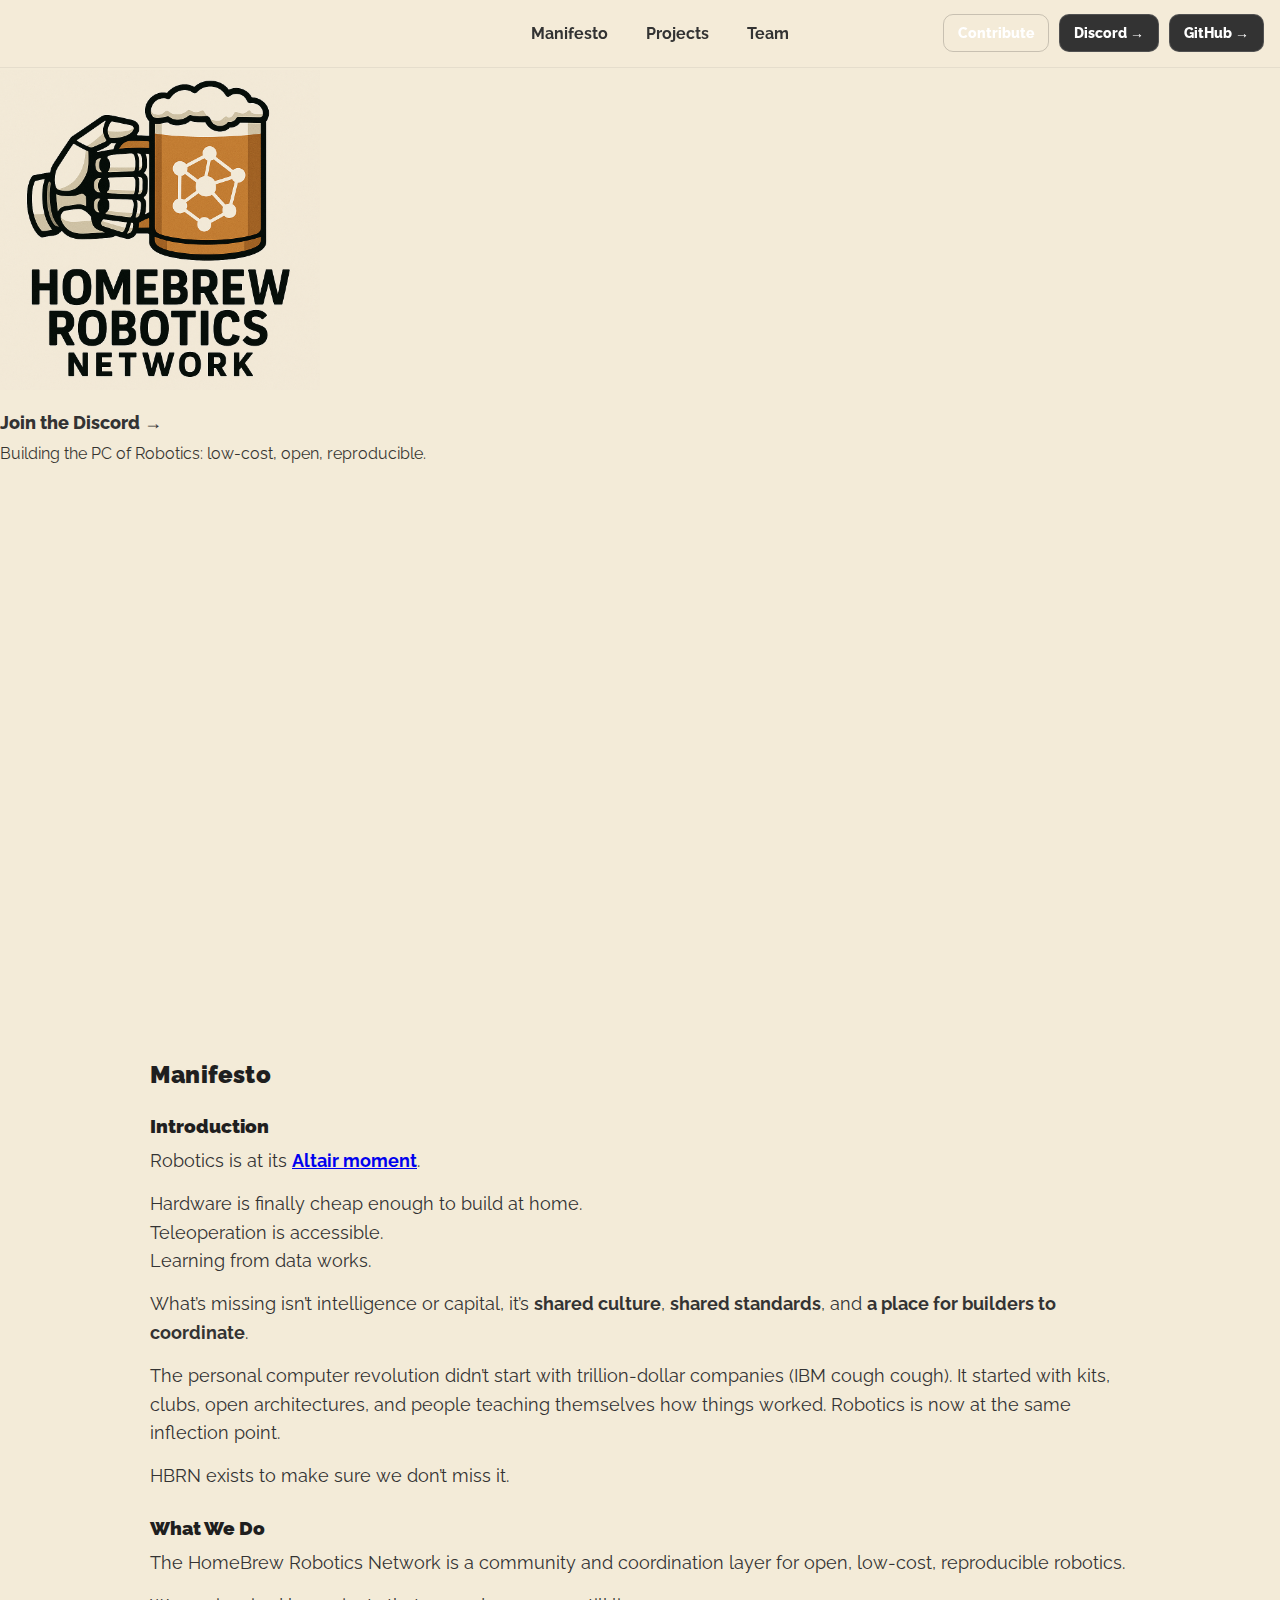
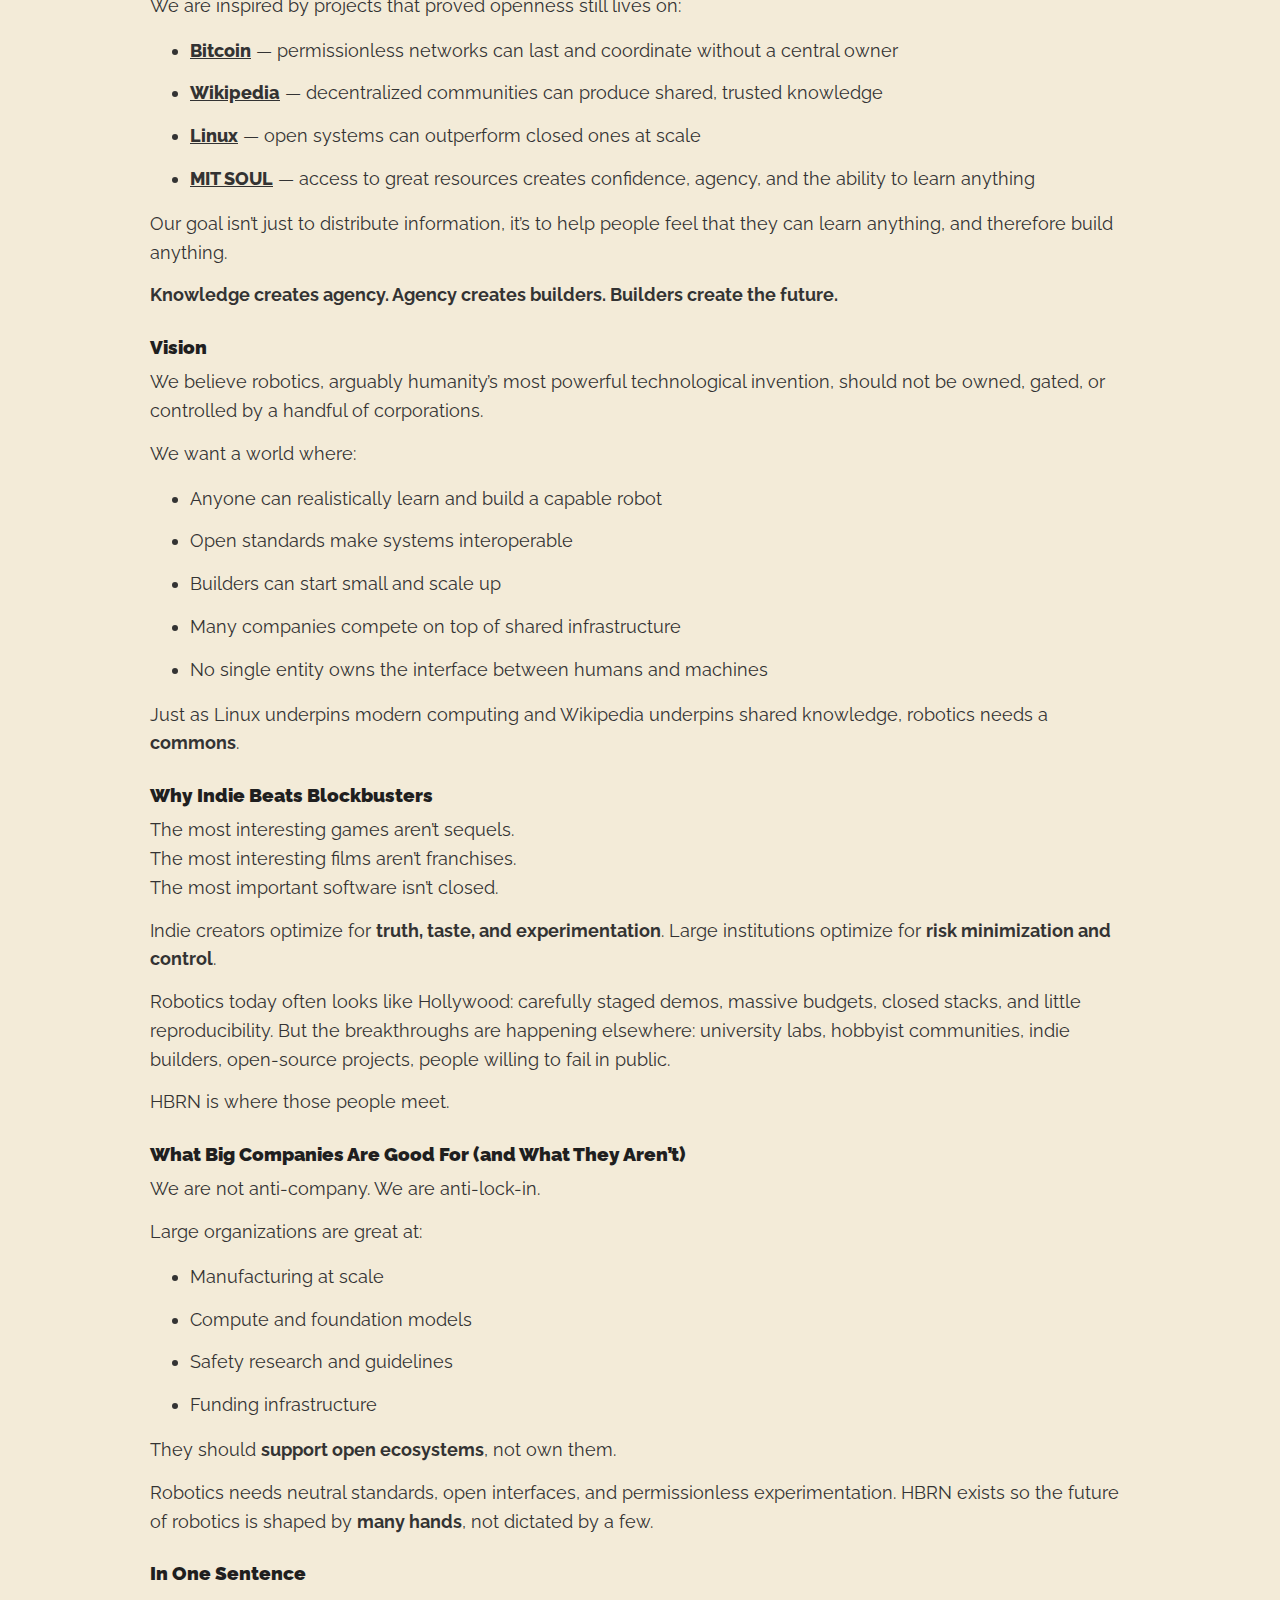
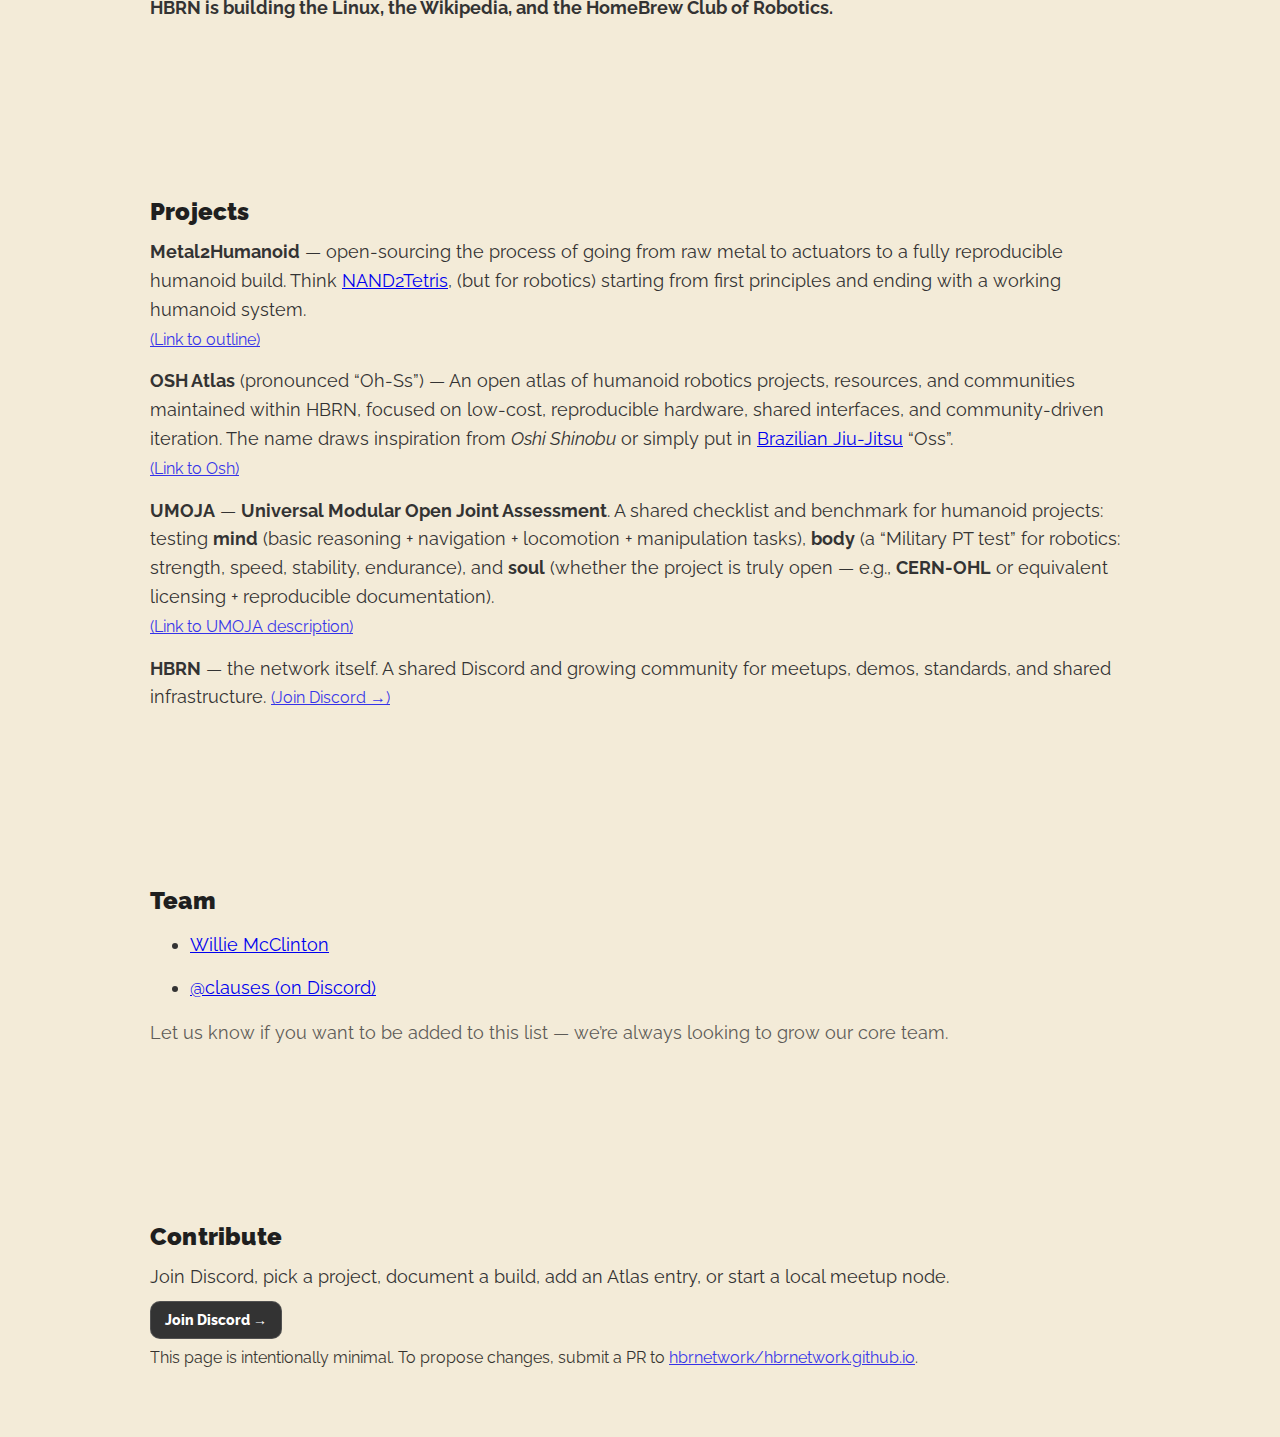
<file: index.html>
<!DOCTYPE html>
<html>
<head>
  <title>Homebrew Robotics Network</title>
  <meta charset="UTF-8">
  <meta name="viewport" content="width=device-width, initial-scale=1">

  <!-- Favicon -->
  <link rel="icon" type="image/png" href="img/icon.png">

  <link rel="stylesheet" href="https://www.w3schools.com/w3css/5/w3.css">
  <link rel="stylesheet" href="https://fonts.googleapis.com/css?family=Raleway">

  <style>
    body, h1, h2, h3, a, button, li {
      font-family: "Raleway", sans-serif;
    }

    body, html {
      height: 100%;
      background-color: #f3ebd8;
      margin: 0;
    }

    /* Top nav bar */
    .topbar {
      position: fixed;
      top: 0;
      left: 0;
      width: 100%;
      padding: 16px 20px;
      display: flex;
      align-items: center;
      justify-content: center;
      gap: 18px;
      z-index: 9999;
      background: rgba(243, 235, 216, 0.85);
      backdrop-filter: blur(6px);
      pointer-events: auto;
      border-bottom: 1px solid rgba(0,0,0,0.06);
    }

    .nav-link {
      font-size: 16px;
      font-weight: 700;
      color: #333;
      text-decoration: none;
      padding: 8px 10px;
      border-radius: 8px;
    }

    .nav-link:hover {
      background: rgba(0,0,0,0.06);
    }

    /* Top-right buttons group */
    .top-right {
      position: fixed;
      top: 14px;
      right: 16px;
      z-index: 10000;
      display: flex;
      gap: 10px;
      pointer-events: auto;
    }

    .top-btn {
      background: #333;
      color: white;
      padding: 10px 14px;
      border-radius: 10px;
      font-size: 14px;
      text-decoration: none;
      font-weight: 800;
      border: 1px solid rgba(255,255,255,0.15);
    }

    .top-btn:hover {
      background: #555;
    }

    .top-btn.secondary {
      background: transparent;
      color: #333;
      border: 1px solid rgba(0,0,0,0.18);
    }

    .top-btn.secondary:hover {
      background: rgba(0,0,0,0.06);
    }

    /* Center hero */
    .center-container {
      height: 100%;
      pointer-events: none;
    }

    .logo-img {
      width: 320px;
      max-width: 82%;
      pointer-events: auto;
    }

    .discord-link {
      margin-top: 18px;
      display: inline-block;
      font-size: 18px;
      color: #333;
      text-decoration: none;
      font-weight: 800;
      pointer-events: auto;
    }

    .discord-link:hover {
      text-decoration: underline;
    }

    /* Sections */
    .section {
      max-width: 980px;
      margin: 0 auto;
      padding: 90px 18px 70px 18px;
    }

    .section h2 {
      font-weight: 900;
      letter-spacing: 0.2px;
      margin: 0 0 12px 0;
      color: #1f1f1f;
    }

    .section h3 {
      font-weight: 900;
      margin: 26px 0 10px 0;
      color: #1f1f1f;
    }

    .section p, .section li {
      color: #333;
      font-size: 18px;
      line-height: 1.6;
      margin: 0 0 14px 0;
    }

    .muted {
      opacity: 0.78;
      font-size: 16px;
    }

    .manifesto-links a {
      color: #333;
      font-weight: 800;
      text-decoration: underline;
    }

    .manifesto-links a:hover {
      opacity: 0.8;
    }

    /* Ensure hero isn't hidden under topbar */
    .hero-spacer {
      height: 70px;
    }

    /* Smooth scrolling */
    html { scroll-behavior: smooth; }

    /* Brand in topbar */
    .brand {
      position: fixed;
      top: 16px;
      left: 16px;
      z-index: 10001;
      font-weight: 900;
      letter-spacing: 0.2px;
      color: #333;
      text-decoration: none;
      padding: 8px 10px;
      border-radius: 10px;
      background: rgba(243, 235, 216, 0.7);
      backdrop-filter: blur(6px);
      border: 1px solid rgba(0,0,0,0.06);
      display: none; /* only show on mobile */
    }

    /* Hamburger button */
    .menu-btn {
      position: fixed;
      top: 16px;
      left: 16px;
      z-index: 10002;
      display: none; /* only show on mobile */
      background: transparent;
      border: 1px solid rgba(0,0,0,0.18);
      border-radius: 10px;
      padding: 10px 12px;
      font-weight: 900;
      color: #333;
      cursor: pointer;
      backdrop-filter: blur(6px);
      background: rgba(243, 235, 216, 0.7);
    }

    .menu-btn:active { transform: translateY(1px); }

    /* Mobile dropdown menu */
    .mobile-menu {
      position: fixed;
      top: 62px;
      left: 16px;
      right: 16px;
      z-index: 10003;
      background: rgba(243, 235, 216, 0.95);
      border: 1px solid rgba(0,0,0,0.10);
      border-radius: 14px;
      padding: 10px;
      display: none;
      box-shadow: 0 10px 30px rgba(0,0,0,0.08);
    }

    .mobile-menu a {
      display: block;
      padding: 12px 12px;
      border-radius: 10px;
      text-decoration: none;
      color: #333;
      font-weight: 800;
    }

    .mobile-menu a:hover {
      background: rgba(0,0,0,0.06);
    }

    .mobile-menu .mobile-actions {
      display: grid;
      grid-template-columns: 1fr;
      gap: 10px;
      margin-top: 10px;
      padding-top: 10px;
      border-top: 1px solid rgba(0,0,0,0.08);
    }

    /* Responsive behavior */
    @media (max-width: 720px) {
      .topbar { display: none; }      /* hide desktop nav */
      .top-right { display: none; }   /* hide desktop buttons */
      .menu-btn { display: inline-block; }  /* show hamburger */
    }

    /* Make sections not hide behind fixed UI on mobile */
    @media (max-width: 720px) {
      .hero-spacer { height: 90px; }
    }

    /* Ensure button text is white everywhere (esp. mobile menu) */
    .top-btn,
    .top-btn:visited,
    .top-btn:active {
      color: #ffffff !important;
    }


  </style>
</head>

<body>

  <!-- Mobile Hamburger -->
<button class="menu-btn" onclick="toggleMenu()" aria-label="Open menu">
  ☰ Menu
</button>

<!-- Mobile Menu -->
<div id="mobileMenu" class="mobile-menu">
  <a href="#manifesto" onclick="closeMenu()">Manifesto</a>
  <a href="#projects" onclick="closeMenu()">Projects</a>
  <a href="#team" onclick="closeMenu()">Team</a>
  <a href="#contribute" onclick="closeMenu()">Contribute</a>

  <div class="mobile-actions">
    <a class="top-btn" href="https://discord.gg/jGWZzaQwqt" >Discord →</a>
    <a class="top-btn" href="https://github.com/hbrnetwork/hbrnetwork.github.io" >GitHub →</a>
  </div>
</div>

<!-- Desktop Top Nav -->
<div class="topbar">
  <a class="nav-link" href="#manifesto">Manifesto</a>
  <a class="nav-link" href="#projects">Projects</a>
  <a class="nav-link" href="#team">Team</a>
</div>

<!-- Desktop Top-right Buttons -->
<div class="top-right">
  <a class="top-btn secondary" href="#contribute">Contribute</a>
  <a class="top-btn" href="https://discord.gg/jGWZzaQwqt" >Discord →</a>
  <a class="top-btn" href="https://github.com/hbrnetwork/hbrnetwork.github.io" >GitHub →</a>
</div>


  <!-- HERO -->
  <div class="hero-spacer"></div>

  <div class="w3-display-container center-container" style="min-height: 70vh;">
    <div class="w3-display-middle w3-center" style="pointer-events: auto;">
      <img src="img/hbrn_logo.png" alt="Homebrew Robotics Network Logo" class="logo-img">
      <br>
      <a href="https://discord.gg/jGWZzaQwqt" class="discord-link" >
        Join the Discord →
      </a>
      <div class="muted" style="margin-top:10px;">
        Building the PC of Robotics: low-cost, open, reproducible.
      </div>
    </div>
  </div>

  <!-- MANIFESTO -->
  <div id="manifesto" class="section">
    <h2>Manifesto</h2>

    <h3>Introduction</h3>
    <p>
      Robotics is at its <b><a href="https://en.wikipedia.org/wiki/Altair_8800" >Altair moment</a></b>.
    </p>
    <p>
      Hardware is finally cheap enough to build at home.<br>
      Teleoperation is accessible.<br>
      Learning from data works.
    </p>
    <p>
      What’s missing isn’t intelligence or capital, it’s <b>shared culture</b>, <b>shared standards</b>,
      and <b>a place for builders to coordinate</b>.
    </p>
    <p>
      The personal computer revolution didn’t start with trillion-dollar companies (IBM cough cough). It started with kits, clubs,
      open architectures, and people teaching themselves how things worked. Robotics is now at the same inflection point.
    </p>
    <p>
      HBRN exists to make sure we don’t miss it.
    </p>

    <h3>What We Do</h3>
    <p>
      The HomeBrew Robotics Network is a community and coordination layer for open, low-cost, reproducible robotics.
    </p>
    <p>
      We are inspired by projects that proved openness still lives on:
    </p>
    <ul class="manifesto-links">
      <li>
        <a href="https://bitcoin.org" >Bitcoin</a> — permissionless networks can last and coordinate without a central owner
      </li>
      <li>
        <a href="https://wikipedia.org" >Wikipedia</a> — decentralized communities can produce shared, trusted knowledge
      </li>
      <li>
        <a href="https://www.kernel.org" >Linux</a> — open systems can outperform closed ones at scale
      </li>
      <li>
        <a href="https://mitsoul.org" >MIT SOUL</a> — access to great resources creates confidence, agency, and the ability to learn anything
      </li>
    </ul>

    <p>
      Our goal isn’t just to distribute information, it’s to help people feel that they can learn anything,
      and therefore build anything.
    </p>
    <p><b>Knowledge creates agency. Agency creates builders. Builders create the future.</b></p>

    <h3>Vision</h3>
    <p>
      We believe robotics, arguably humanity’s most powerful technological invention, should not be owned, gated,
      or controlled by a handful of corporations.
    </p>
    <p>We want a world where:</p>
    <ul>
      <li>Anyone can realistically learn and build a capable robot</li>
      <li>Open standards make systems interoperable</li>
      <li>Builders can start small and scale up</li>
      <li>Many companies compete on top of shared infrastructure</li>
      <li>No single entity owns the interface between humans and machines</li>
    </ul>
    <p>
      Just as Linux underpins modern computing and Wikipedia underpins shared knowledge, robotics needs a <b>commons</b>.
    </p>

    <h3>Why Indie Beats Blockbusters</h3>
    <p>
      The most interesting games aren’t sequels.<br>
      The most interesting films aren’t franchises.<br>
      The most important software isn’t closed.
    </p>
    <p>
      Indie creators optimize for <b>truth, taste, and experimentation</b>.
      Large institutions optimize for <b>risk minimization and control</b>.
    </p>
    <p>
      Robotics today often looks like Hollywood: carefully staged demos, massive budgets, closed stacks, and little reproducibility.
      But the breakthroughs are happening elsewhere: university labs, hobbyist communities, indie builders, open-source projects,
      people willing to fail in public.
    </p>
    <p>
      HBRN is where those people meet.
    </p>

    <h3>What Big Companies Are Good For (and What They Aren’t)</h3>
    <p>
      We are not anti-company. We are anti-lock-in.
    </p>
    <p>Large organizations are great at:</p>
    <ul>
      <li>Manufacturing at scale</li>
      <li>Compute and foundation models</li>
      <li>Safety research and guidelines</li>
      <li>Funding infrastructure</li>
    </ul>
    <p>
      They should <b>support open ecosystems</b>, not own them.
    </p>
    <p>
      Robotics needs neutral standards, open interfaces, and permissionless experimentation.
      HBRN exists so the future of robotics is shaped by <b>many hands</b>, not dictated by a few.
    </p>

    <h3>In One Sentence</h3>
    <p><b>HBRN is building the Linux, the Wikipedia, and the HomeBrew Club of Robotics.</b></p>
  </div>


  <!-- PROJECTS -->
  <div id="projects" class="section">
    <h2>Projects</h2>

    <p>
      <b>Metal2Humanoid</b> — open-sourcing the process of going from raw metal to actuators to a fully reproducible humanoid build.
      Think <a href="https://www.nand2tetris.org/" >NAND2Tetris</a>,
      (but for robotics) starting from first principles and ending with a working humanoid system.
      <br>
      <a href="m2h.html" ><span class="muted">(Link to outline)</span></a>
    </p>

    <p>
      <b>OSH Atlas</b> (pronounced “Oh-Ss”) — An open atlas of humanoid robotics projects, resources, and communities maintained within HBRN, focused on low-cost,
      reproducible hardware, shared interfaces, and community-driven iteration.
      The name draws inspiration from <i>Oshi Shinobu</i> or simply put in <a href="https://en.wikipedia.org/wiki/Brazilian_jiu-jitsu" >Brazilian Jiu-Jitsu</a> “Oss”.
      <br>
      <a href="osh.html" ><span class="muted">(Link to Osh)</span></a>
    </p>

    <p>
      <b>UMOJA</b> — <b>Universal Modular Open Joint Assessment</b>.
      A shared checklist and benchmark for humanoid projects: testing <b>mind</b> (basic reasoning + navigation + locomotion + manipulation tasks),
      <b>body</b> (a “Military PT test” for robotics: strength, speed, stability, endurance),
      and <b>soul</b> (whether the project is truly open — e.g., <b>CERN-OHL</b> or equivalent licensing + reproducible documentation).
      <br>
      <a href="umoja.html" ><span class="muted">(Link to UMOJA description)</span></a>
    </p>

    <p>
      <b>HBRN</b> — the network itself.
      A shared Discord and growing community for meetups, demos, standards,
      and shared infrastructure.
      <span class="muted"><a href="https://discord.gg/jGWZzaQwqt" >(Join Discord →)</a></span>
    </p>
  </div>

  <!-- TEAM -->
  <div id="team" class="section">
    <h2>Team</h2>
    <ul>
      <li>
        <a href="https://wmcclinton.github.io/" >
          Willie McClinton
        </a>
      </li>
      <li>
        <a href="https://discord.com/invite/jGWZzaQwqt" >
          @clauses (on Discord)
        </a>
      </li>
    </ul>
    <p class="muted">
      Let us know if you want to be added to this list — we’re always looking to grow our core team.
    </p>
  </div>


  <!-- CONTRIBUTE -->
  <div id="contribute" class="section">
    <h2>Contribute</h2>
    <p>
      Join Discord, pick a project, document a build, add an Atlas entry, or start a local meetup node.
    </p>
    <p>
      <a class="top-btn" href="https://discord.gg/jGWZzaQwqt" >Join Discord →</a>
    </p>
    <div class="muted" style="margin-top:10px;">
        This page is intentionally minimal. To propose changes, submit a PR to
        <a class="link" href="https://github.com/hbrnetwork/hbrnetwork.github.io" >hbrnetwork/hbrnetwork.github.io</a>.
    </div>
  </div>

  <script>
  function toggleMenu() {
    const menu = document.getElementById("mobileMenu");
    menu.style.display = (menu.style.display === "block") ? "none" : "block";
  }

  function closeMenu() {
    const menu = document.getElementById("mobileMenu");
    menu.style.display = "none";
  }

  // Close menu if you tap outside it
  document.addEventListener("click", function(e) {
    const menu = document.getElementById("mobileMenu");
    const btn = document.querySelector(".menu-btn");
    if (!menu || !btn) return;

    const clickedInsideMenu = menu.contains(e.target);
    const clickedButton = btn.contains(e.target);

    if (!clickedInsideMenu && !clickedButton) {
      menu.style.display = "none";
    }
  });
</script>

</body>
</html>
</file>
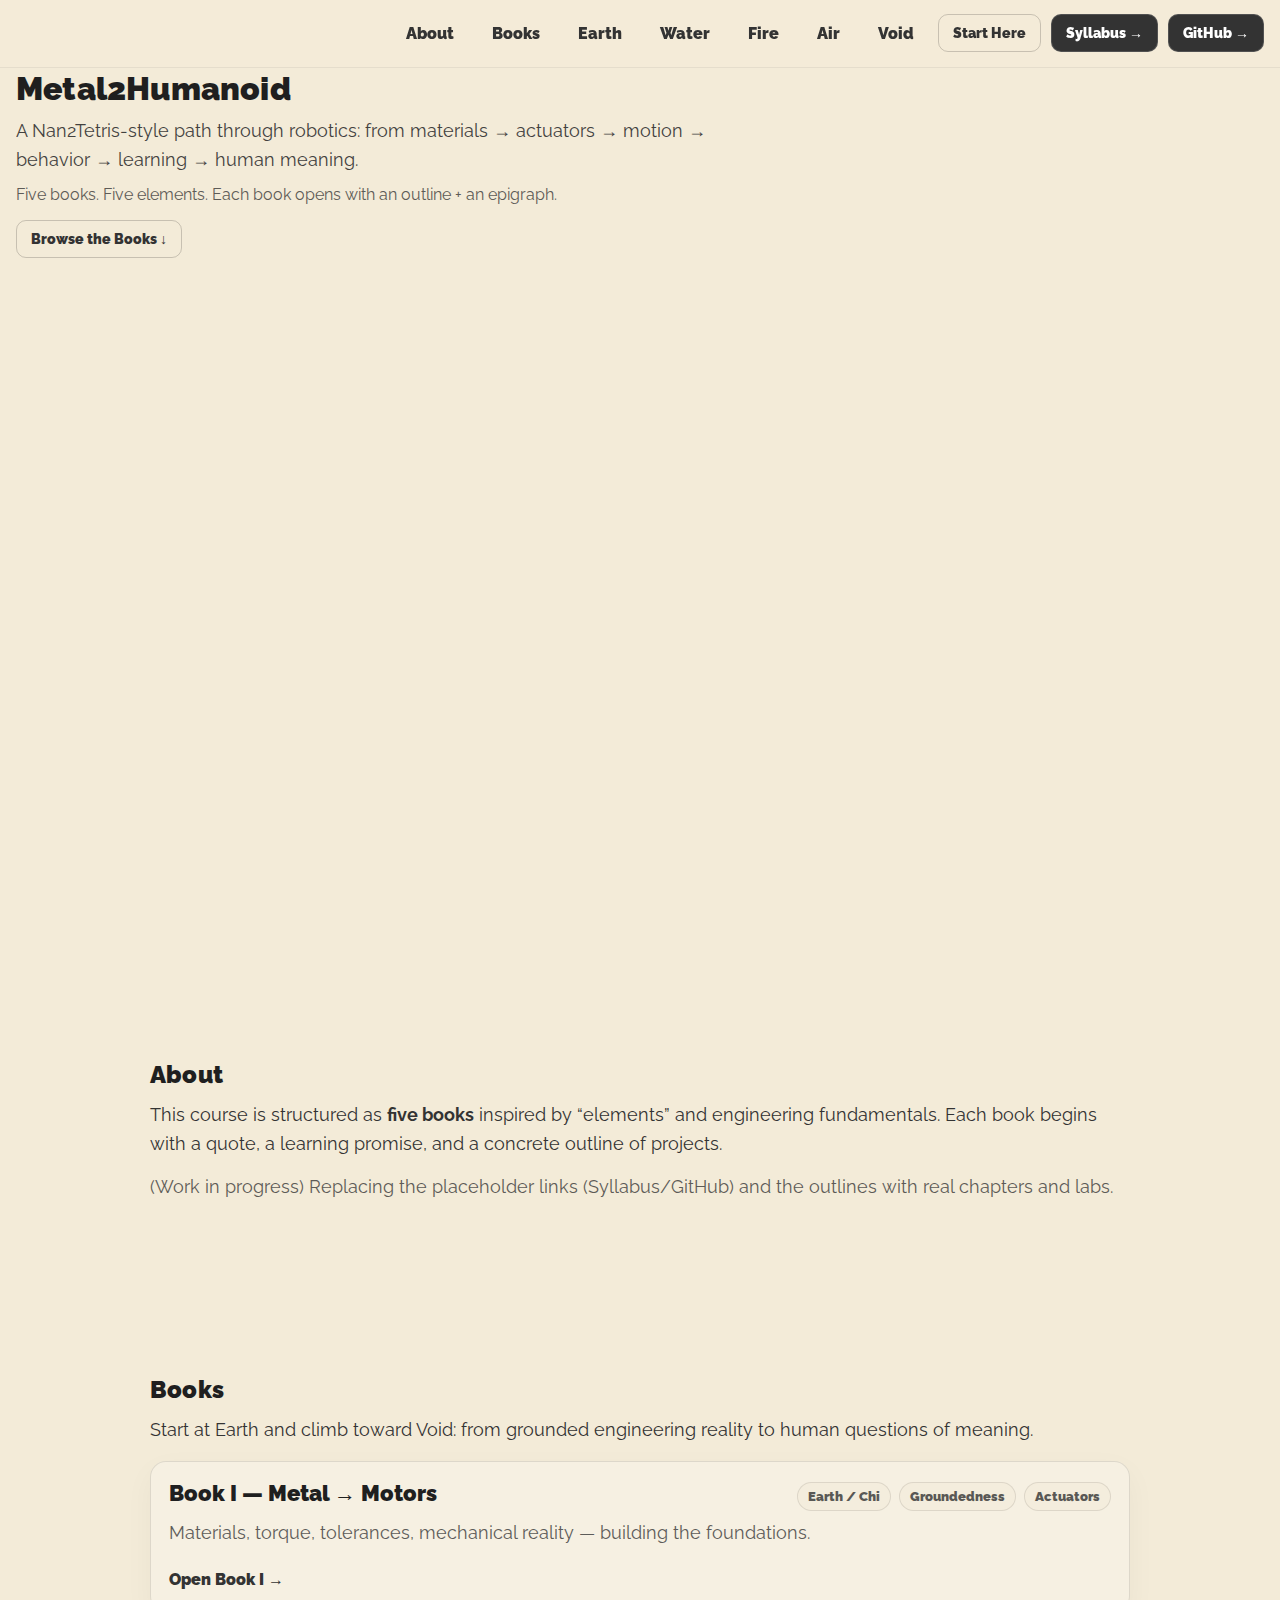
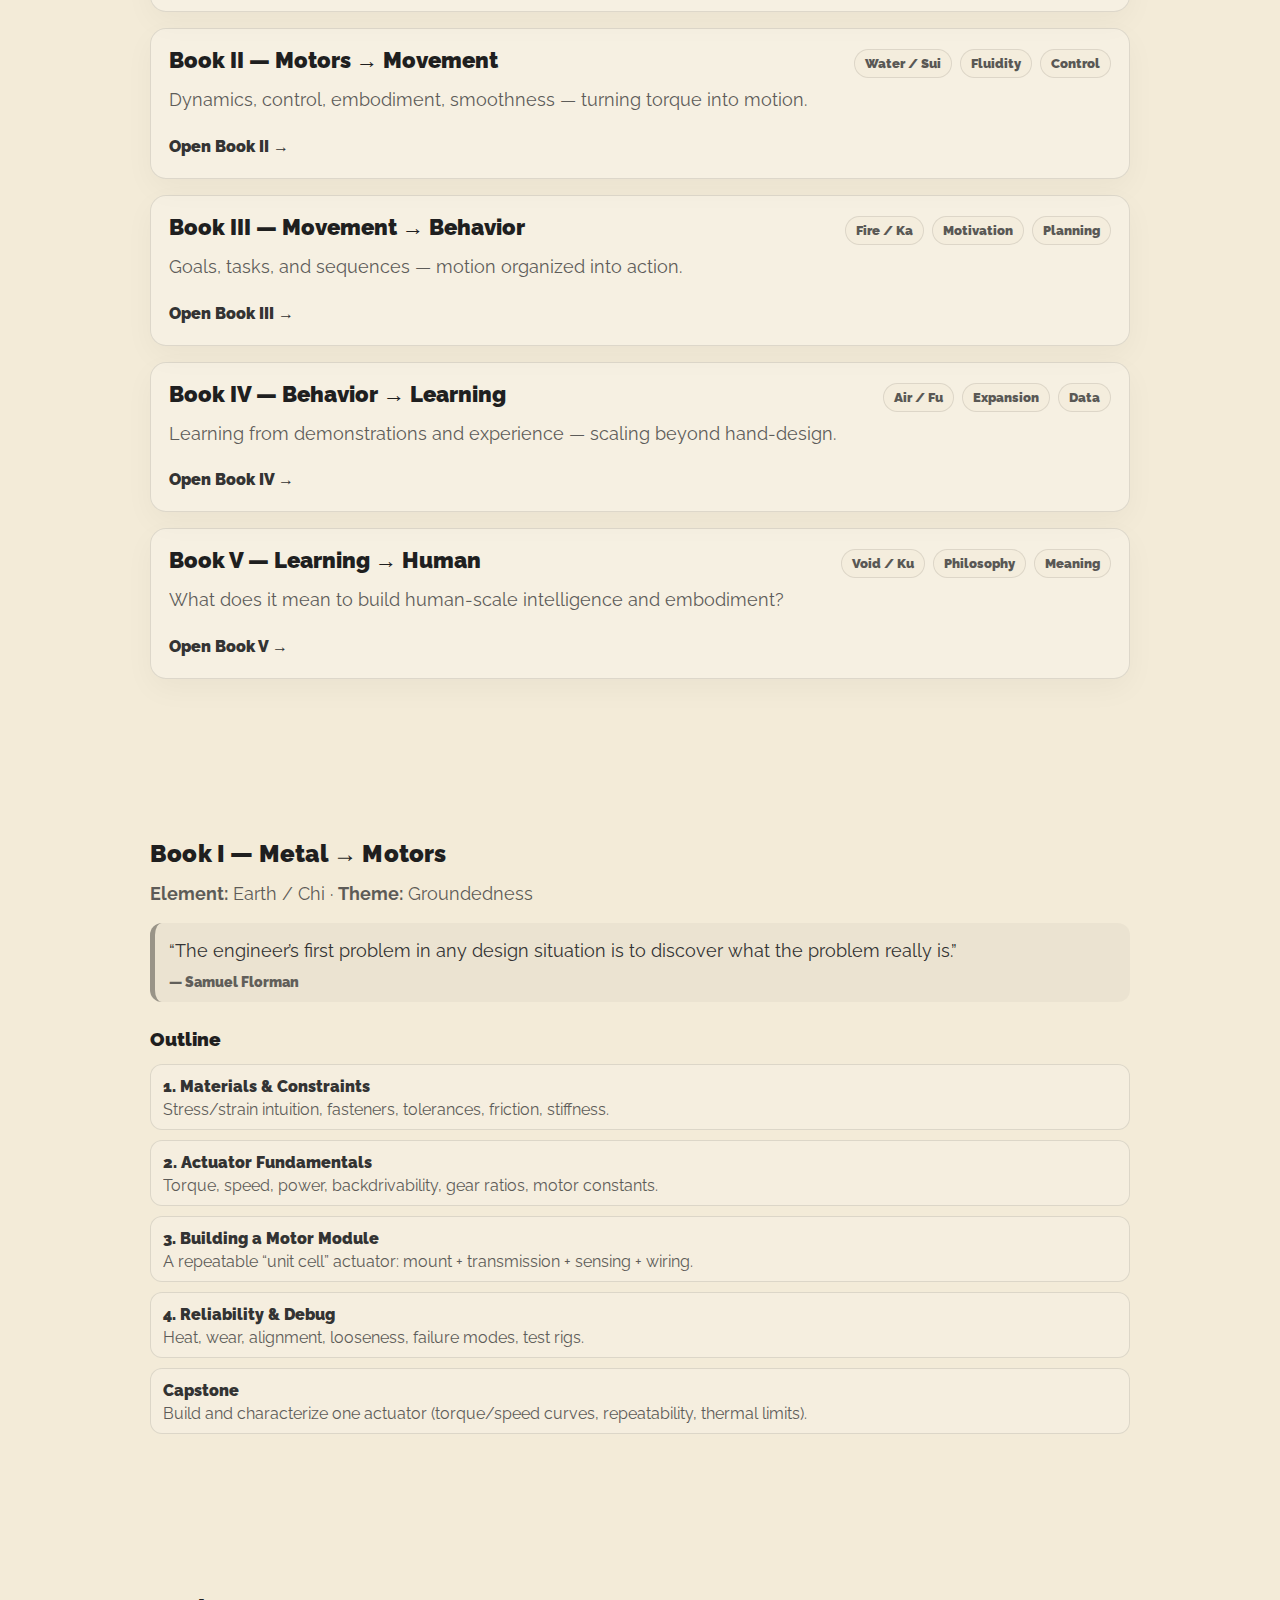
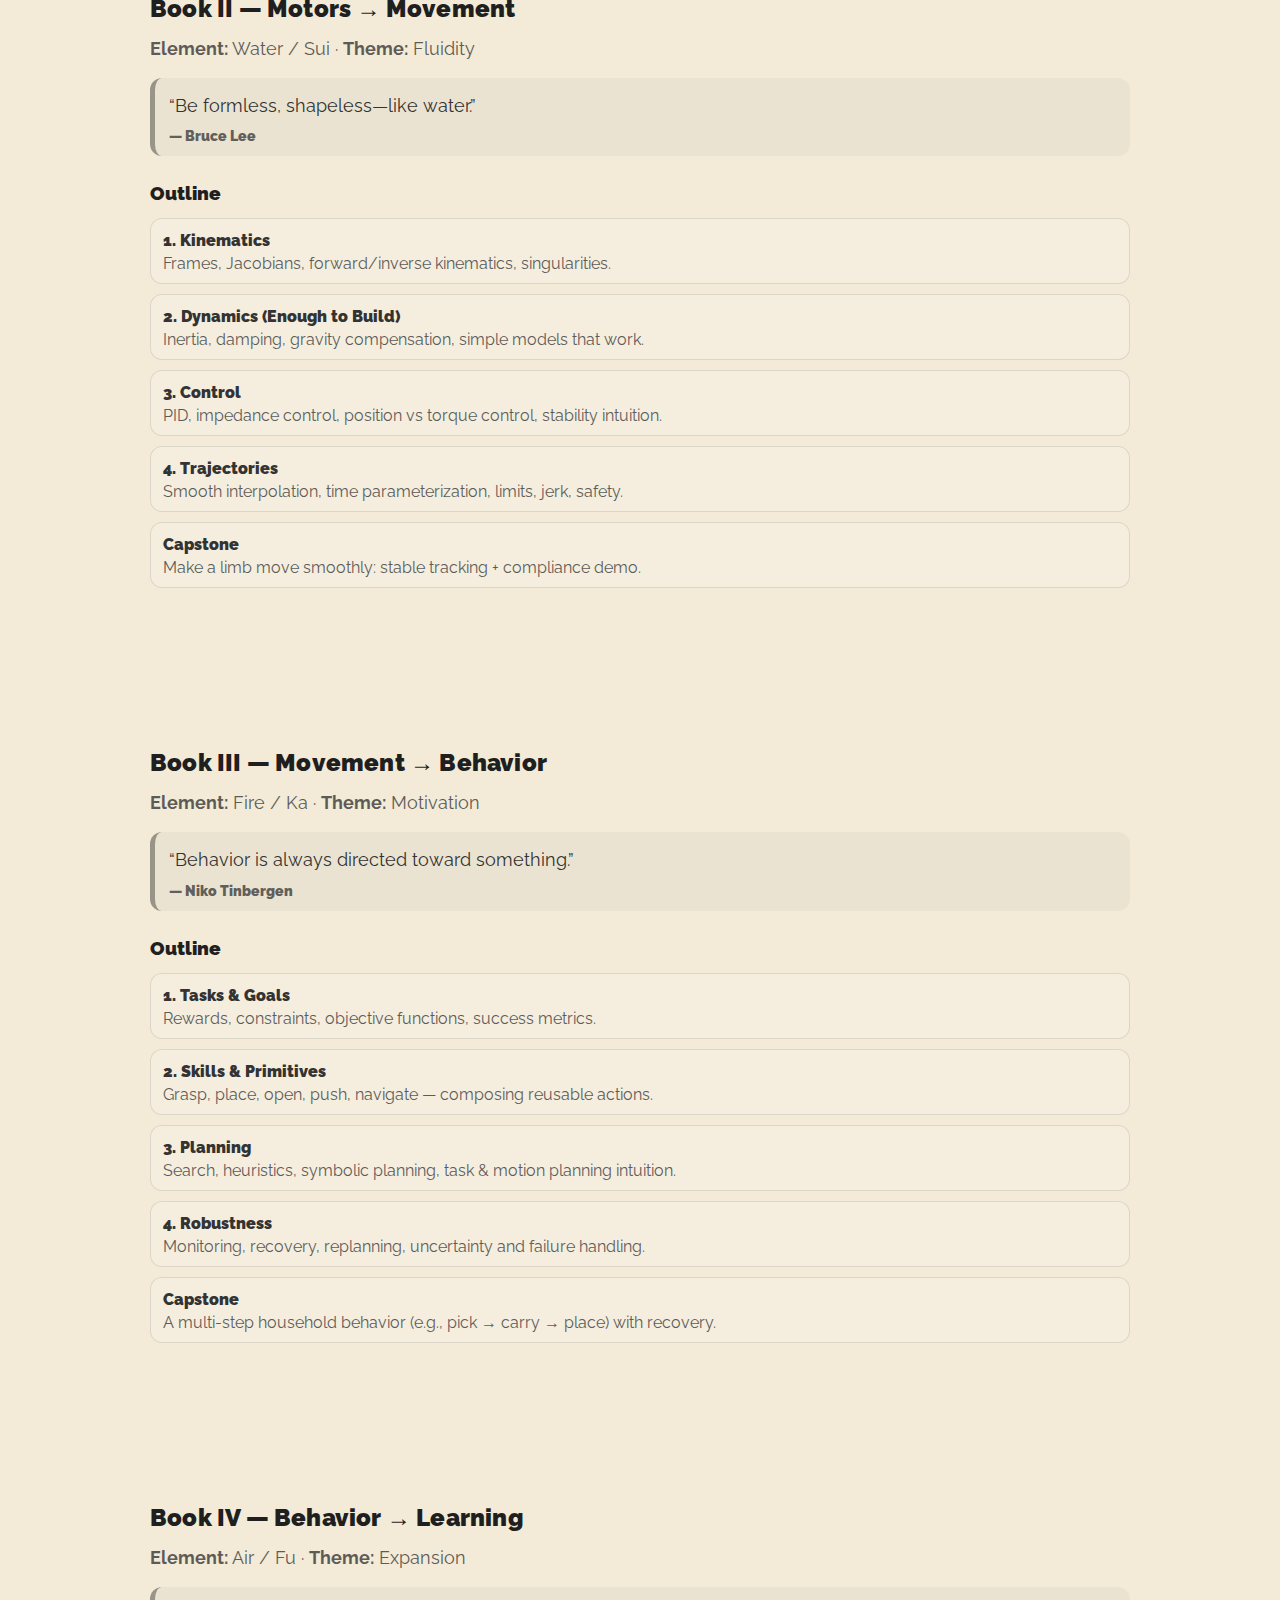
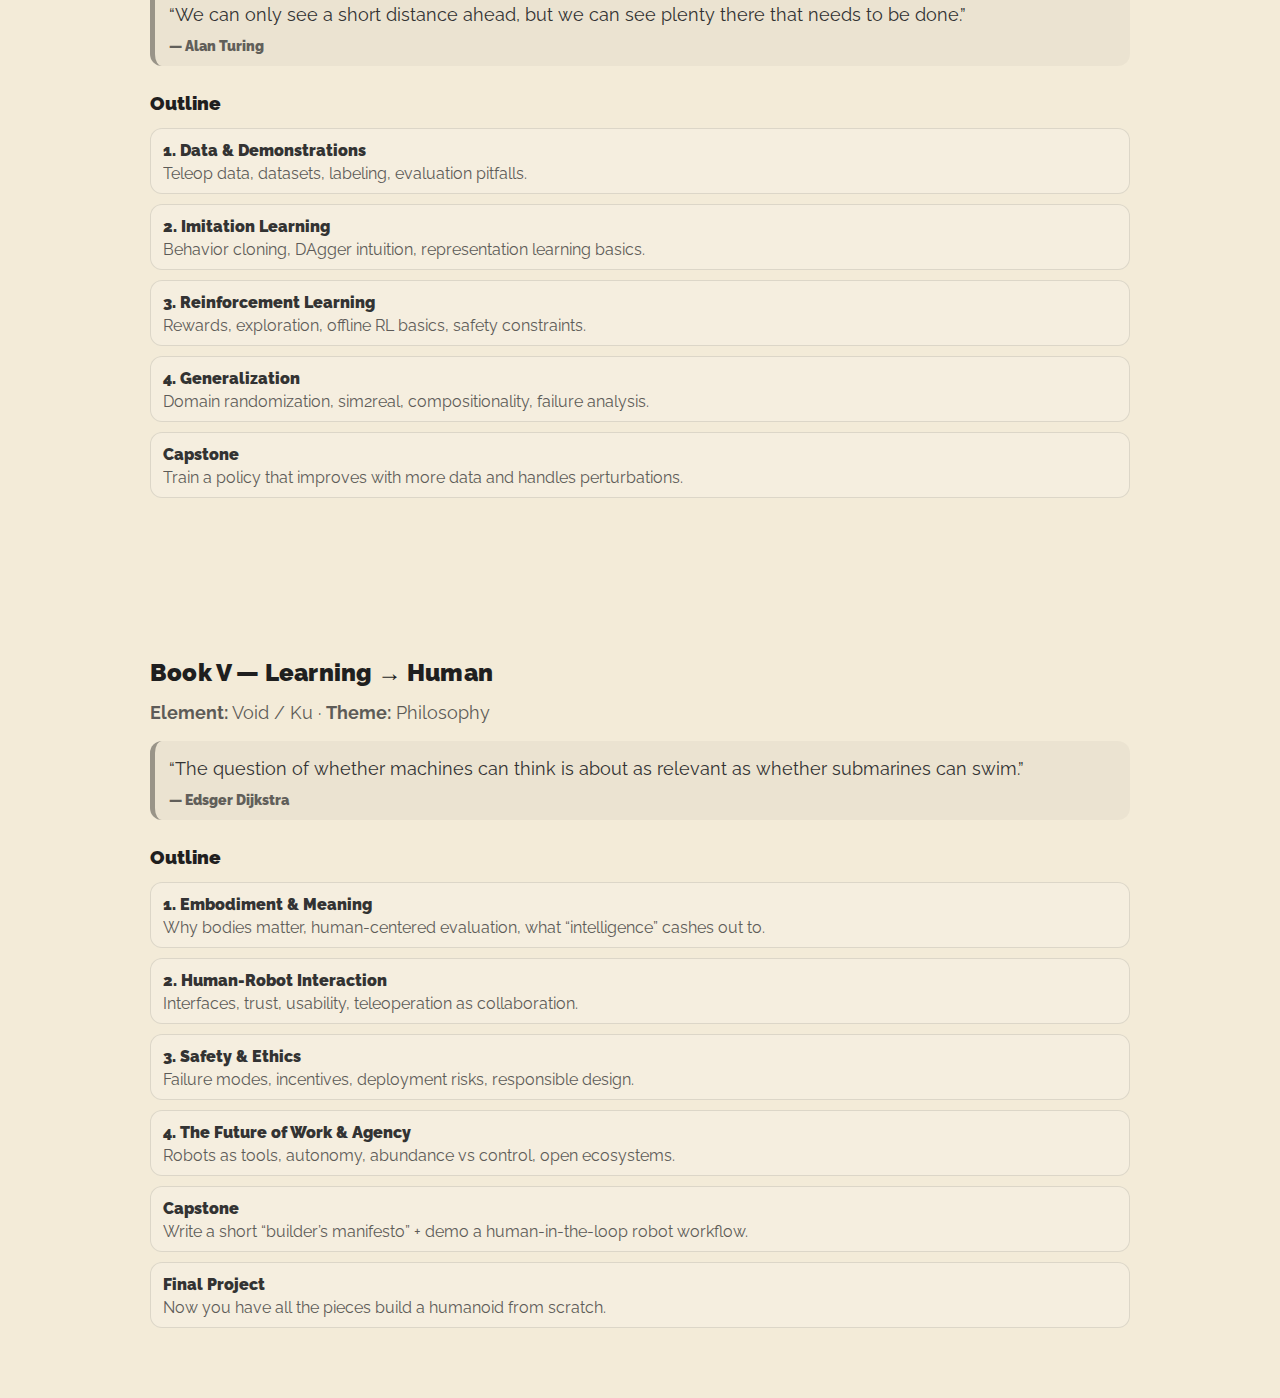
<file: m2h.html>
<!DOCTYPE html>
<html>
<head>
  <title>Metal2Humanoid — A Nan2Tetris-style Robotics Course</title>
  <meta charset="UTF-8">
  <meta name="viewport" content="width=device-width, initial-scale=1">

  <!-- Favicon (optional) -->
  <link rel="icon" type="image/png" href="icon.png">

  <link rel="stylesheet" href="https://www.w3schools.com/w3css/5/w3.css">
  <link rel="stylesheet" href="https://fonts.googleapis.com/css?family=Raleway">

  <style>
    body, h1, h2, h3, a, button, li {
      font-family: "Raleway", sans-serif;
    }

    body, html {
      height: 100%;
      background-color: #f3ebd8;
      margin: 0;
      color: #333;
    }

    /* Top nav bar (desktop) */
    .topbar {
      position: fixed;
      top: 0;
      left: 0;
      width: 100%;
      padding: 16px 20px;
      display: flex;
      align-items: center;
      justify-content: center;
      gap: 18px;
      z-index: 9999;
      background: rgba(243, 235, 216, 0.85);
      backdrop-filter: blur(6px);
      pointer-events: auto;
      border-bottom: 1px solid rgba(0,0,0,0.06);
    }

    .nav-link {
      font-size: 16px;
      font-weight: 900;
      color: #333;
      text-decoration: none;
      padding: 8px 10px;
      border-radius: 8px;
    }

    .nav-link:hover {
      background: rgba(0,0,0,0.06);
    }

    /* Top-right buttons group (desktop) */
    .top-right {
      position: fixed;
      top: 14px;
      right: 16px;
      z-index: 10000;
      display: flex;
      gap: 10px;
      pointer-events: auto;
    }

    .top-btn {
      background: #333;
      color: white;
      padding: 10px 14px;
      border-radius: 10px;
      font-size: 14px;
      text-decoration: none;
      font-weight: 900;
      border: 1px solid rgba(255,255,255,0.15);
      display: inline-block;
    }

    .top-btn:hover {
      background: #555;
    }

    .top-btn.secondary {
      background: transparent;
      color: #333;
      border: 1px solid rgba(0,0,0,0.18);
    }

    .top-btn.secondary:hover {
      background: rgba(0,0,0,0.06);
    }

    /* Make sure button text stays white */
    .top-btn, .top-btn:visited, .top-btn:active { color: #ffffff !important; }
    .top-btn.secondary, .top-btn.secondary:visited, .top-btn.secondary:active { color: #333 !important; }

    /* Mobile hamburger */
    .menu-btn {
      position: fixed;
      top: 16px;
      left: 16px;
      z-index: 10002;
      display: none;
      background: transparent;
      border: 1px solid rgba(0,0,0,0.18);
      border-radius: 10px;
      padding: 10px 12px;
      font-weight: 900;
      color: #333;
      cursor: pointer;
      backdrop-filter: blur(6px);
      background: rgba(243, 235, 216, 0.7);
    }

    .menu-btn:active { transform: translateY(1px); }

    /* Mobile dropdown menu */
    .mobile-menu {
      position: fixed;
      top: 62px;
      left: 16px;
      right: 16px;
      z-index: 10003;
      background: rgba(243, 235, 216, 0.95);
      border: 1px solid rgba(0,0,0,0.10);
      border-radius: 14px;
      padding: 10px;
      display: none;
      box-shadow: 0 10px 30px rgba(0,0,0,0.08);
    }

    .mobile-menu a {
      display: block;
      padding: 12px 12px;
      border-radius: 10px;
      text-decoration: none;
      color: #333;
      font-weight: 900;
    }

    .mobile-menu a:hover {
      background: rgba(0,0,0,0.06);
    }

    .mobile-menu .mobile-actions {
      display: grid;
      grid-template-columns: 1fr;
      gap: 10px;
      margin-top: 10px;
      padding-top: 10px;
      border-top: 1px solid rgba(0,0,0,0.08);
    }

    /* Hero */
    .hero-spacer { height: 70px; }
    .center-container { height: 100%; pointer-events: none; }

    .hero-title {
      font-weight: 900;
      letter-spacing: 0.2px;
      margin: 0 0 10px 0;
      color: #1f1f1f;
    }

    .hero-subtitle {
      font-size: 18px;
      line-height: 1.6;
      margin: 0;
      max-width: 760px;
      opacity: 0.92;
    }

    .muted {
      opacity: 0.78;
      font-size: 16px;
    }

    /* Sections */
    .section {
      max-width: 980px;
      margin: 0 auto;
      padding: 90px 18px 70px 18px;
    }

    .section h2 {
      font-weight: 900;
      letter-spacing: 0.2px;
      margin: 0 0 12px 0;
      color: #1f1f1f;
    }

    .section h3 {
      font-weight: 900;
      margin: 26px 0 10px 0;
      color: #1f1f1f;
    }

    .section p, .section li {
      color: #333;
      font-size: 18px;
      line-height: 1.6;
      margin: 0 0 14px 0;
    }

    /* Book cards */
    .book-card {
      border: 1px solid rgba(0,0,0,0.10);
      border-radius: 16px;
      padding: 18px 18px 14px 18px;
      background: rgba(255,255,255,0.25);
      box-shadow: 0 10px 30px rgba(0,0,0,0.04);
      margin-top: 16px;
    }

    .book-top {
      display: flex;
      flex-wrap: wrap;
      gap: 10px 12px;
      align-items: baseline;
      justify-content: space-between;
    }

    .book-title {
      font-size: 22px;
      font-weight: 900;
      margin: 0;
      color: #1f1f1f;
    }

    .book-meta {
      font-size: 14px;
      font-weight: 900;
      opacity: 0.8;
      display: inline-flex;
      gap: 8px;
      align-items: center;
      margin: 0;
      white-space: nowrap;
    }

    .pill {
      display: inline-block;
      padding: 6px 10px;
      border-radius: 999px;
      border: 1px solid rgba(0,0,0,0.12);
      background: rgba(243, 235, 216, 0.6);
      font-size: 13px;
      font-weight: 900;
    }

    .quote {
      margin-top: 12px;
      padding: 14px 14px 12px 14px;
      border-left: 5px solid rgba(0,0,0,0.35);
      background: rgba(0,0,0,0.03);
      border-radius: 12px;
    }

    .quote p {
      margin: 0;
      font-size: 18px;
      line-height: 1.6;
    }

    .quote .attribution {
      margin-top: 8px;
      font-size: 14px;
      font-weight: 900;
      opacity: 0.75;
    }

    .outline {
      margin-top: 14px;
      display: grid;
      gap: 10px;
    }

    .outline-item {
      border-radius: 12px;
      border: 1px solid rgba(0,0,0,0.10);
      background: rgba(255,255,255,0.18);
      padding: 12px 12px 10px 12px;
    }

    .outline-item b {
      font-weight: 900;
    }

    .outline-item .muted {
      display: block;
      margin-top: 4px;
    }

    /* Smooth scrolling */
    html { scroll-behavior: smooth; }

    /* Responsive behavior */
    @media (max-width: 720px) {
      .topbar { display: none; }
      .top-right { display: none; }
      .menu-btn { display: inline-block; }
      .hero-spacer { height: 90px; }
    }
  </style>
</head>

<body>

  <!-- Mobile Hamburger -->
  <button class="menu-btn" onclick="toggleMenu()" aria-label="Open menu">☰ Menu</button>

  <!-- Mobile Menu -->
  <div id="mobileMenu" class="mobile-menu">
    <a href="#about" onclick="closeMenu()">About</a>
    <a href="#books" onclick="closeMenu()">Books</a>
    <a href="#book1" onclick="closeMenu()">Book I — Earth</a>
    <a href="#book2" onclick="closeMenu()">Book II — Water</a>
    <a href="#book3" onclick="closeMenu()">Book III — Fire</a>
    <a href="#book4" onclick="closeMenu()">Book IV — Air</a>
    <a href="#book5" onclick="closeMenu()">Book V — Void</a>

    <div class="mobile-actions">
      <a class="top-btn" href="#" target="_blank" rel="noopener">Syllabus →</a>
      <a class="top-btn" href="#" target="_blank" rel="noopener">GitHub →</a>
    </div>
  </div>

  <!-- Desktop Top Nav -->
  <div class="topbar">
    <a class="nav-link" href="#about">About</a>
    <a class="nav-link" href="#books">Books</a>
    <a class="nav-link" href="#book1">Earth</a>
    <a class="nav-link" href="#book2">Water</a>
    <a class="nav-link" href="#book3">Fire</a>
    <a class="nav-link" href="#book4">Air</a>
    <a class="nav-link" href="#book5">Void</a>
  </div>

  <!-- Desktop Top-right Buttons -->
  <div class="top-right">
    <a class="top-btn secondary" href="#books">Start Here</a>
    <a class="top-btn" href="#" target="_blank" rel="noopener">Syllabus →</a>
    <a class="top-btn" href="#" target="_blank" rel="noopener">GitHub →</a>
  </div>

  <!-- HERO -->
  <div class="hero-spacer"></div>

  <div class="w3-display-container center-container" style="min-height: 70vh;">
    <div class="w3-display-middle w3-center" style="pointer-events: auto; padding: 0 16px;">
      <h1 class="hero-title">Metal2Humanoid</h1>
      <p class="hero-subtitle">
        A Nan2Tetris-style path through robotics: from materials → actuators → motion → behavior → learning → human meaning.
      </p>
      <div class="muted" style="margin-top:10px;">
        Five books. Five elements. Each book opens with an outline + an epigraph.
      </div>
      <div style="margin-top:16px;">
        <a class="top-btn secondary" href="#books">Browse the Books ↓</a>
      </div>
    </div>
  </div>

  <!-- ABOUT -->
  <div id="about" class="section">
    <h2>About</h2>
    <p>
      This course is structured as <b>five books</b> inspired by “elements” and engineering fundamentals.
      Each book begins with a quote, a learning promise, and a concrete outline of projects.
    </p>
    <p class="muted">
      (Work in progress) Replacing the placeholder links (Syllabus/GitHub) and the outlines with real chapters and labs.
    </p>
  </div>

  <!-- BOOKS OVERVIEW -->
  <div id="books" class="section">
    <h2>Books</h2>
    <p>
      Start at Earth and climb toward Void: from grounded engineering reality to human questions of meaning.
    </p>

    <div class="book-card">
      <div class="book-top">
        <h3 class="book-title" style="margin:0;">Book I — Metal → Motors</h3>
        <div class="book-meta">
          <span class="pill">Earth / Chi</span>
          <span class="pill">Groundedness</span>
          <span class="pill">Actuators</span>
        </div>
      </div>
      <p class="muted" style="margin-top:8px;">
        Materials, torque, tolerances, mechanical reality — building the foundations.
      </p>
      <a class="nav-link" href="#book1" style="display:inline-block; padding-left:0;">Open Book I →</a>
    </div>

    <div class="book-card">
      <div class="book-top">
        <h3 class="book-title" style="margin:0;">Book II — Motors → Movement</h3>
        <div class="book-meta">
          <span class="pill">Water / Sui</span>
          <span class="pill">Fluidity</span>
          <span class="pill">Control</span>
        </div>
      </div>
      <p class="muted" style="margin-top:8px;">
        Dynamics, control, embodiment, smoothness — turning torque into motion.
      </p>
      <a class="nav-link" href="#book2" style="display:inline-block; padding-left:0;">Open Book II →</a>
    </div>

    <div class="book-card">
      <div class="book-top">
        <h3 class="book-title" style="margin:0;">Book III — Movement → Behavior</h3>
        <div class="book-meta">
          <span class="pill">Fire / Ka</span>
          <span class="pill">Motivation</span>
          <span class="pill">Planning</span>
        </div>
      </div>
      <p class="muted" style="margin-top:8px;">
        Goals, tasks, and sequences — motion organized into action.
      </p>
      <a class="nav-link" href="#book3" style="display:inline-block; padding-left:0;">Open Book III →</a>
    </div>

    <div class="book-card">
      <div class="book-top">
        <h3 class="book-title" style="margin:0;">Book IV — Behavior → Learning</h3>
        <div class="book-meta">
          <span class="pill">Air / Fu</span>
          <span class="pill">Expansion</span>
          <span class="pill">Data</span>
        </div>
      </div>
      <p class="muted" style="margin-top:8px;">
        Learning from demonstrations and experience — scaling beyond hand-design.
      </p>
      <a class="nav-link" href="#book4" style="display:inline-block; padding-left:0;">Open Book IV →</a>
    </div>

    <div class="book-card">
      <div class="book-top">
        <h3 class="book-title" style="margin:0;">Book V — Learning → Human</h3>
        <div class="book-meta">
          <span class="pill">Void / Ku</span>
          <span class="pill">Philosophy</span>
          <span class="pill">Meaning</span>
        </div>
      </div>
      <p class="muted" style="margin-top:8px;">
        What does it mean to build human-scale intelligence and embodiment?
      </p>
      <a class="nav-link" href="#book5" style="display:inline-block; padding-left:0;">Open Book V →</a>
    </div>

  </div>

  <!-- BOOK I -->
  <div id="book1" class="section">
    <h2>Book I — Metal → Motors</h2>
    <p class="muted"><b>Element:</b> Earth / Chi · <b>Theme:</b> Groundedness</p>

    <div class="quote">
      <p>“The engineer’s first problem in any design situation is to discover what the problem really is.”</p>
      <div class="attribution">— Samuel Florman</div>
    </div>

    <h3>Outline</h3>
    <div class="outline">
      <div class="outline-item">
        <b>1. Materials & Constraints</b>
        <span class="muted">Stress/strain intuition, fasteners, tolerances, friction, stiffness.</span>
      </div>
      <div class="outline-item">
        <b>2. Actuator Fundamentals</b>
        <span class="muted">Torque, speed, power, backdrivability, gear ratios, motor constants.</span>
      </div>
      <div class="outline-item">
        <b>3. Building a Motor Module</b>
        <span class="muted">A repeatable “unit cell” actuator: mount + transmission + sensing + wiring.</span>
      </div>
      <div class="outline-item">
        <b>4. Reliability & Debug</b>
        <span class="muted">Heat, wear, alignment, looseness, failure modes, test rigs.</span>
      </div>
      <div class="outline-item">
        <b>Capstone</b>
        <span class="muted">Build and characterize one actuator (torque/speed curves, repeatability, thermal limits).</span>
      </div>
    </div>
  </div>

  <!-- BOOK II -->
  <div id="book2" class="section">
    <h2>Book II — Motors → Movement</h2>
    <p class="muted"><b>Element:</b> Water / Sui · <b>Theme:</b> Fluidity</p>

    <div class="quote">
      <p>“Be formless, shapeless—like water.”</p>
      <div class="attribution">— Bruce Lee</div>
    </div>

    <h3>Outline</h3>
    <div class="outline">
      <div class="outline-item">
        <b>1. Kinematics</b>
        <span class="muted">Frames, Jacobians, forward/inverse kinematics, singularities.</span>
      </div>
      <div class="outline-item">
        <b>2. Dynamics (Enough to Build)</b>
        <span class="muted">Inertia, damping, gravity compensation, simple models that work.</span>
      </div>
      <div class="outline-item">
        <b>3. Control</b>
        <span class="muted">PID, impedance control, position vs torque control, stability intuition.</span>
      </div>
      <div class="outline-item">
        <b>4. Trajectories</b>
        <span class="muted">Smooth interpolation, time parameterization, limits, jerk, safety.</span>
      </div>
      <div class="outline-item">
        <b>Capstone</b>
        <span class="muted">Make a limb move smoothly: stable tracking + compliance demo.</span>
      </div>
    </div>
  </div>

  <!-- BOOK III -->
  <div id="book3" class="section">
    <h2>Book III — Movement → Behavior</h2>
    <p class="muted"><b>Element:</b> Fire / Ka · <b>Theme:</b> Motivation</p>

    <div class="quote">
      <p>“Behavior is always directed toward something.”</p>
      <div class="attribution">— Niko Tinbergen</div>
    </div>

    <h3>Outline</h3>
    <div class="outline">
      <div class="outline-item">
        <b>1. Tasks & Goals</b>
        <span class="muted">Rewards, constraints, objective functions, success metrics.</span>
      </div>
      <div class="outline-item">
        <b>2. Skills & Primitives</b>
        <span class="muted">Grasp, place, open, push, navigate — composing reusable actions.</span>
      </div>
      <div class="outline-item">
        <b>3. Planning</b>
        <span class="muted">Search, heuristics, symbolic planning, task & motion planning intuition.</span>
      </div>
      <div class="outline-item">
        <b>4. Robustness</b>
        <span class="muted">Monitoring, recovery, replanning, uncertainty and failure handling.</span>
      </div>
      <div class="outline-item">
        <b>Capstone</b>
        <span class="muted">A multi-step household behavior (e.g., pick → carry → place) with recovery.</span>
      </div>
    </div>
  </div>

  <!-- BOOK IV -->
  <div id="book4" class="section">
    <h2>Book IV — Behavior → Learning</h2>
    <p class="muted"><b>Element:</b> Air / Fu · <b>Theme:</b> Expansion</p>

    <div class="quote">
      <p>“We can only see a short distance ahead, but we can see plenty there that needs to be done.”</p>
      <div class="attribution">— Alan Turing</div>
    </div>

    <h3>Outline</h3>
    <div class="outline">
      <div class="outline-item">
        <b>1. Data & Demonstrations</b>
        <span class="muted">Teleop data, datasets, labeling, evaluation pitfalls.</span>
      </div>
      <div class="outline-item">
        <b>2. Imitation Learning</b>
        <span class="muted">Behavior cloning, DAgger intuition, representation learning basics.</span>
      </div>
      <div class="outline-item">
        <b>3. Reinforcement Learning</b>
        <span class="muted">Rewards, exploration, offline RL basics, safety constraints.</span>
      </div>
      <div class="outline-item">
        <b>4. Generalization</b>
        <span class="muted">Domain randomization, sim2real, compositionality, failure analysis.</span>
      </div>
      <div class="outline-item">
        <b>Capstone</b>
        <span class="muted">Train a policy that improves with more data and handles perturbations.</span>
      </div>
    </div>
  </div>

  <!-- BOOK V -->
  <div id="book5" class="section">
    <h2>Book V — Learning → Human</h2>
    <p class="muted"><b>Element:</b> Void / Ku · <b>Theme:</b> Philosophy</p>

    <div class="quote">
      <p>“The question of whether machines can think is about as relevant as whether submarines can swim.”</p>
      <div class="attribution">— Edsger Dijkstra</div>
    </div>

    <h3>Outline</h3>
    <div class="outline">
      <div class="outline-item">
        <b>1. Embodiment & Meaning</b>
        <span class="muted">Why bodies matter, human-centered evaluation, what “intelligence” cashes out to.</span>
      </div>
      <div class="outline-item">
        <b>2. Human-Robot Interaction</b>
        <span class="muted">Interfaces, trust, usability, teleoperation as collaboration.</span>
      </div>
      <div class="outline-item">
        <b>3. Safety & Ethics</b>
        <span class="muted">Failure modes, incentives, deployment risks, responsible design.</span>
      </div>
      <div class="outline-item">
        <b>4. The Future of Work & Agency</b>
        <span class="muted">Robots as tools, autonomy, abundance vs control, open ecosystems.</span>
      </div>
      <div class="outline-item">
        <b>Capstone</b>
        <span class="muted">Write a short “builder’s manifesto” + demo a human-in-the-loop robot workflow.</span>
      </div>
      <div class="outline-item">
        <b>Final Project</b>
        <span class="muted">Now you have all the pieces build a humanoid from scratch.</span>
      </div>
    </div>
  </div>

  <script>
    function toggleMenu() {
      const menu = document.getElementById("mobileMenu");
      menu.style.display = (menu.style.display === "block") ? "none" : "block";
    }

    function closeMenu() {
      const menu = document.getElementById("mobileMenu");
      menu.style.display = "none";
    }

    // Close menu if you tap outside it
    document.addEventListener("click", function(e) {
      const menu = document.getElementById("mobileMenu");
      const btn = document.querySelector(".menu-btn");
      if (!menu || !btn) return;

      const clickedInsideMenu = menu.contains(e.target);
      const clickedButton = btn.contains(e.target);

      if (!clickedInsideMenu && !clickedButton) {
        menu.style.display = "none";
      }
    });
  </script>

</body>
</html>
</file>
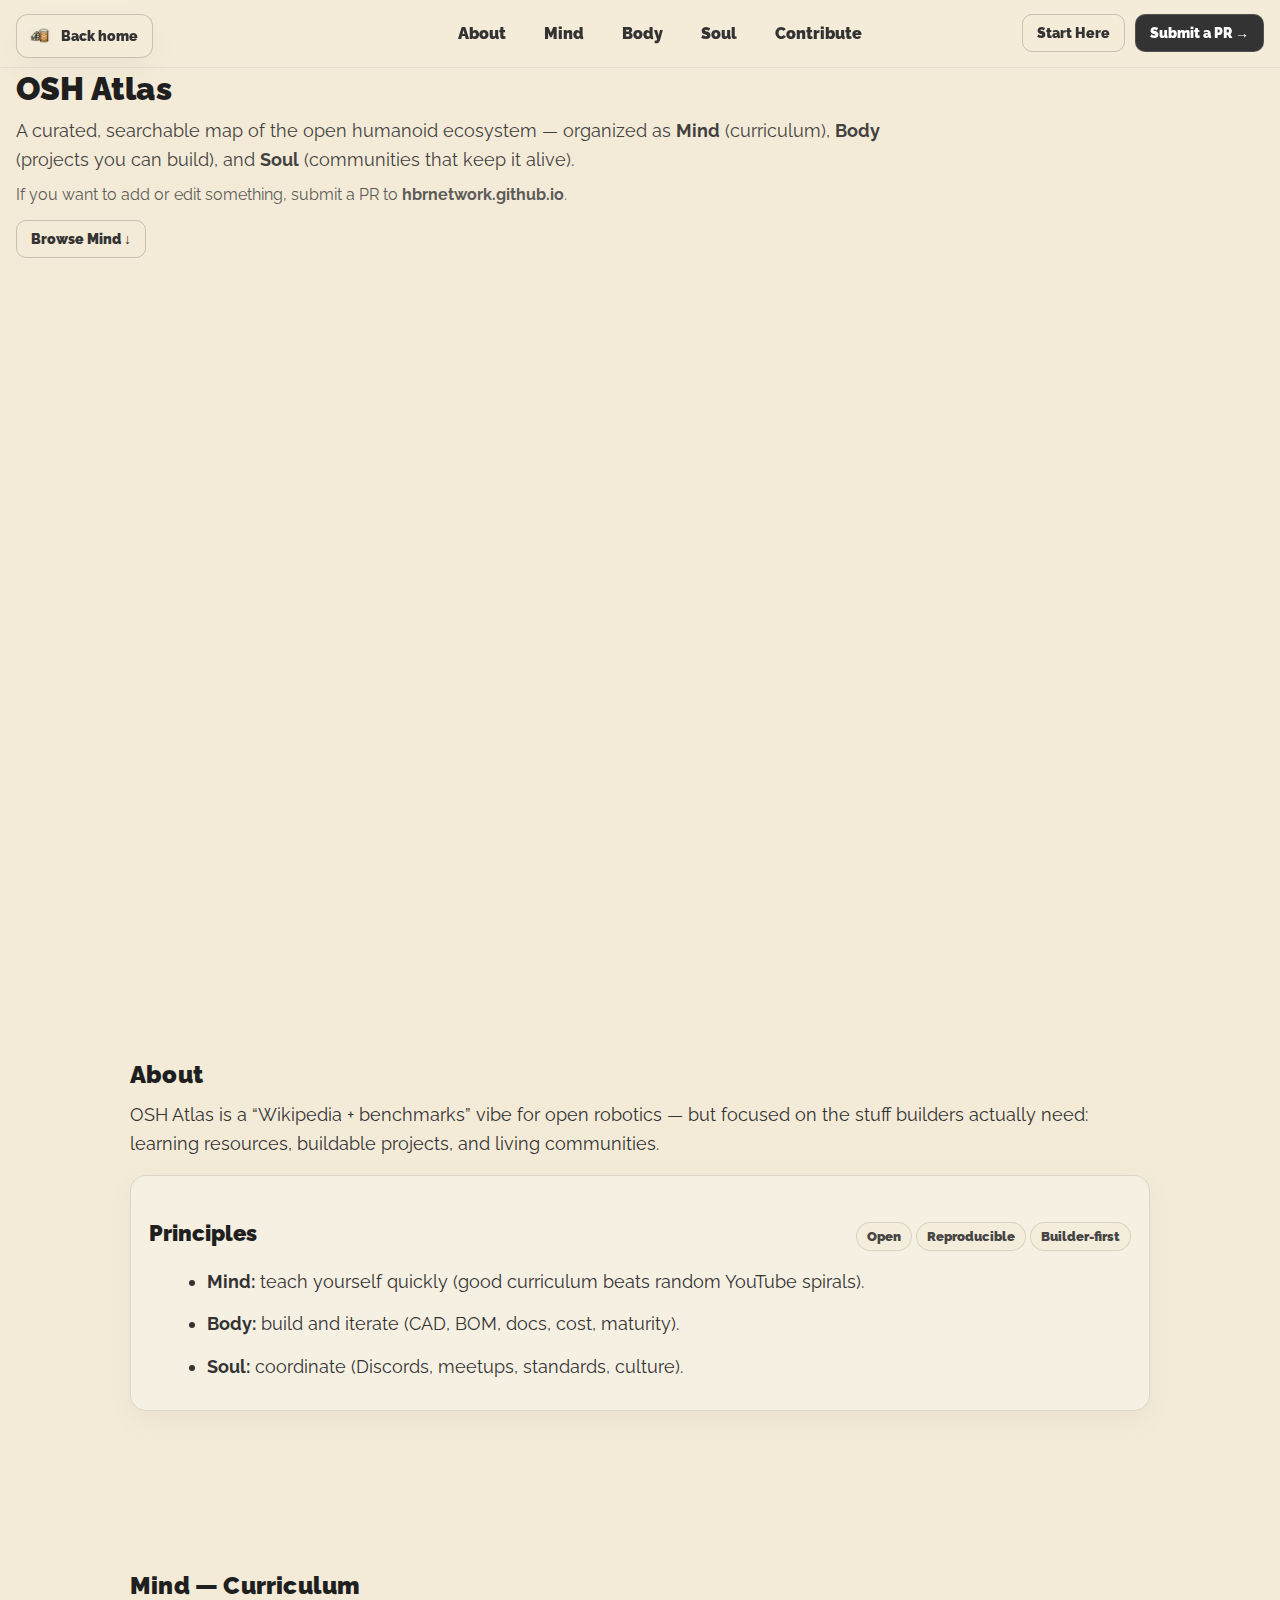
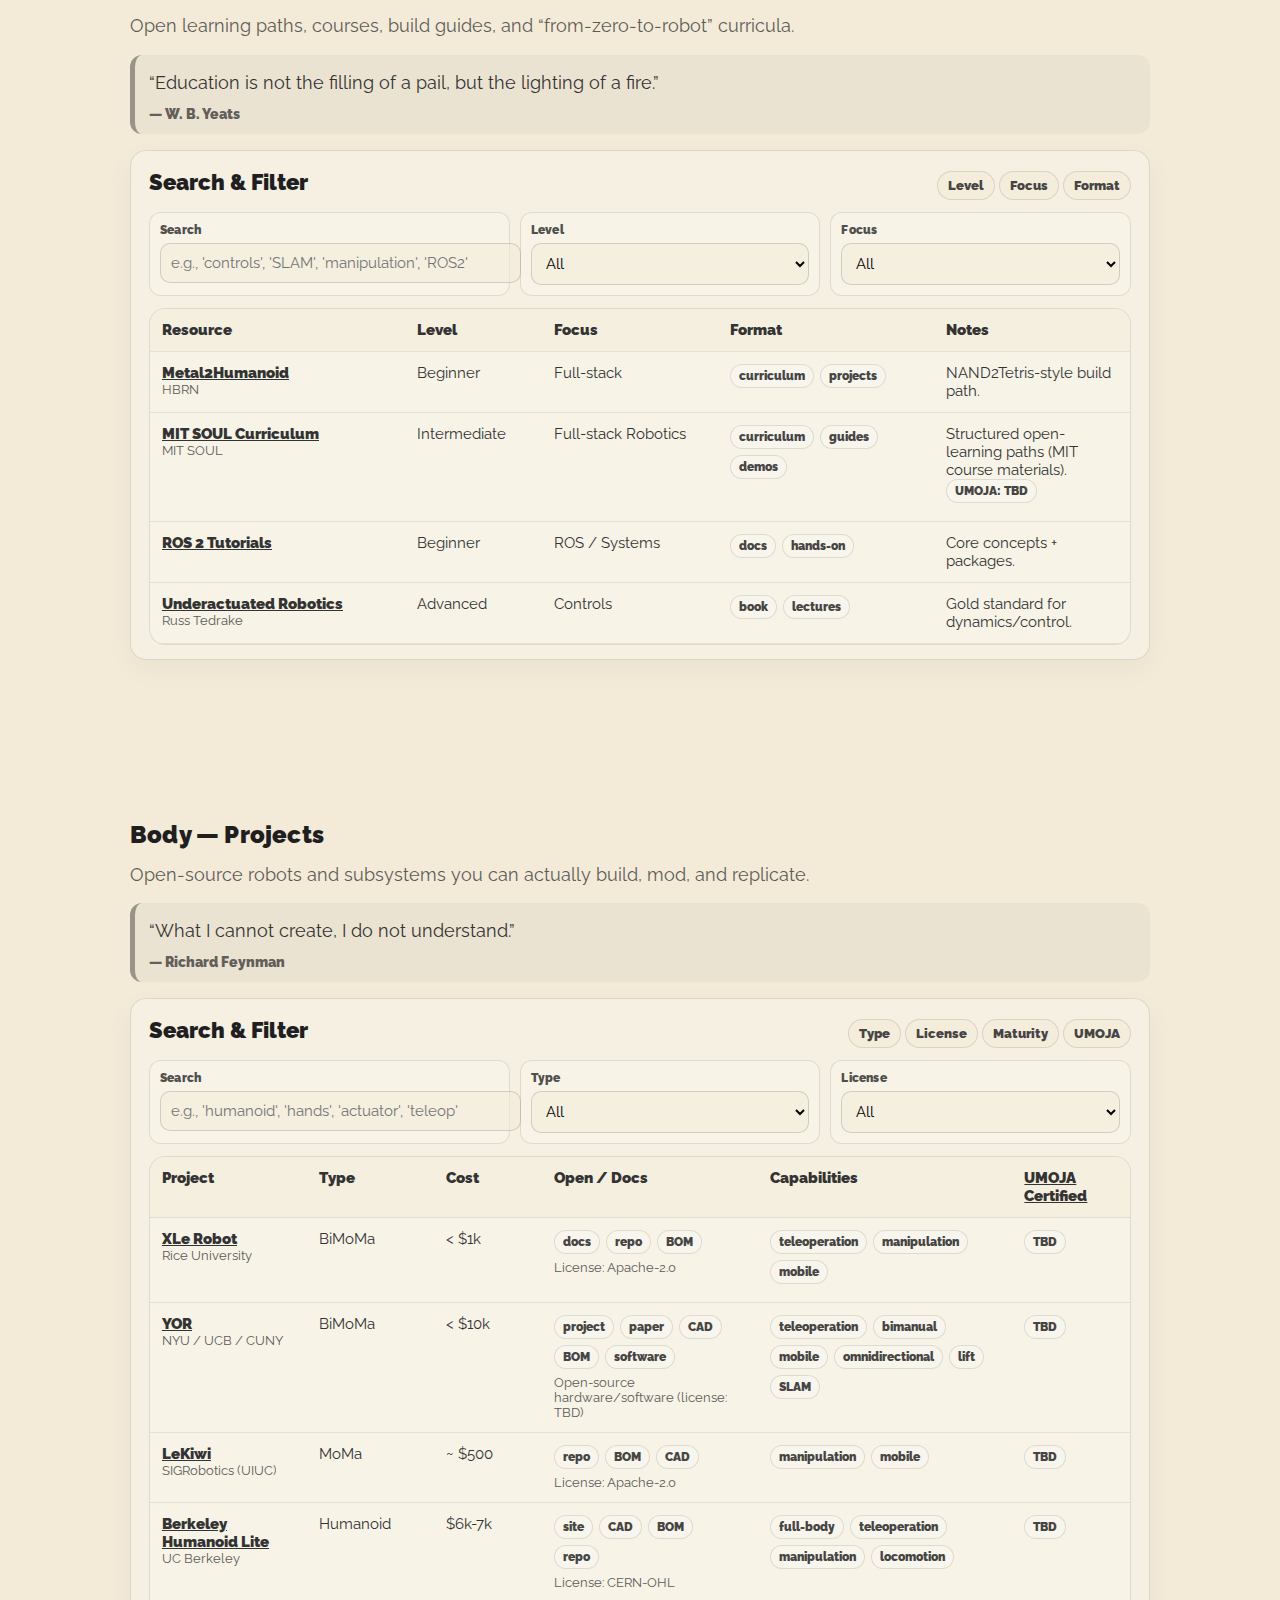
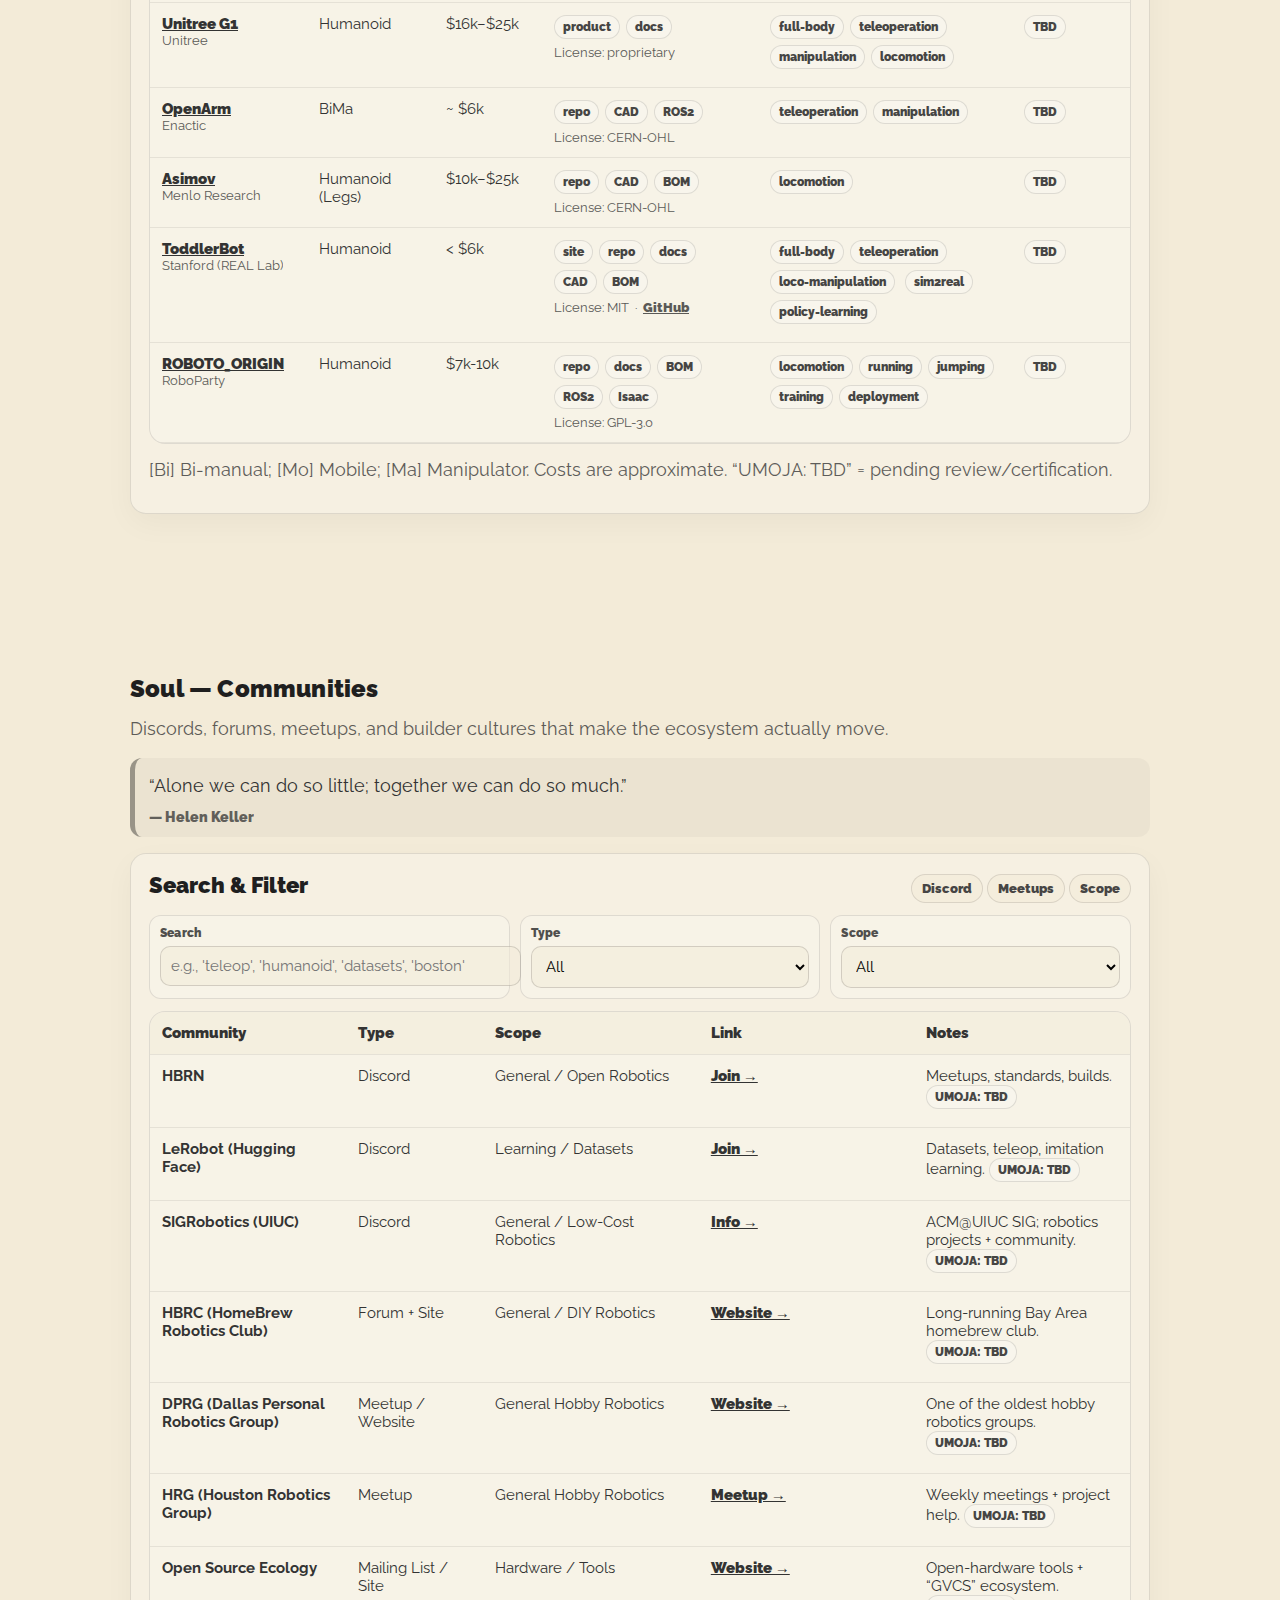
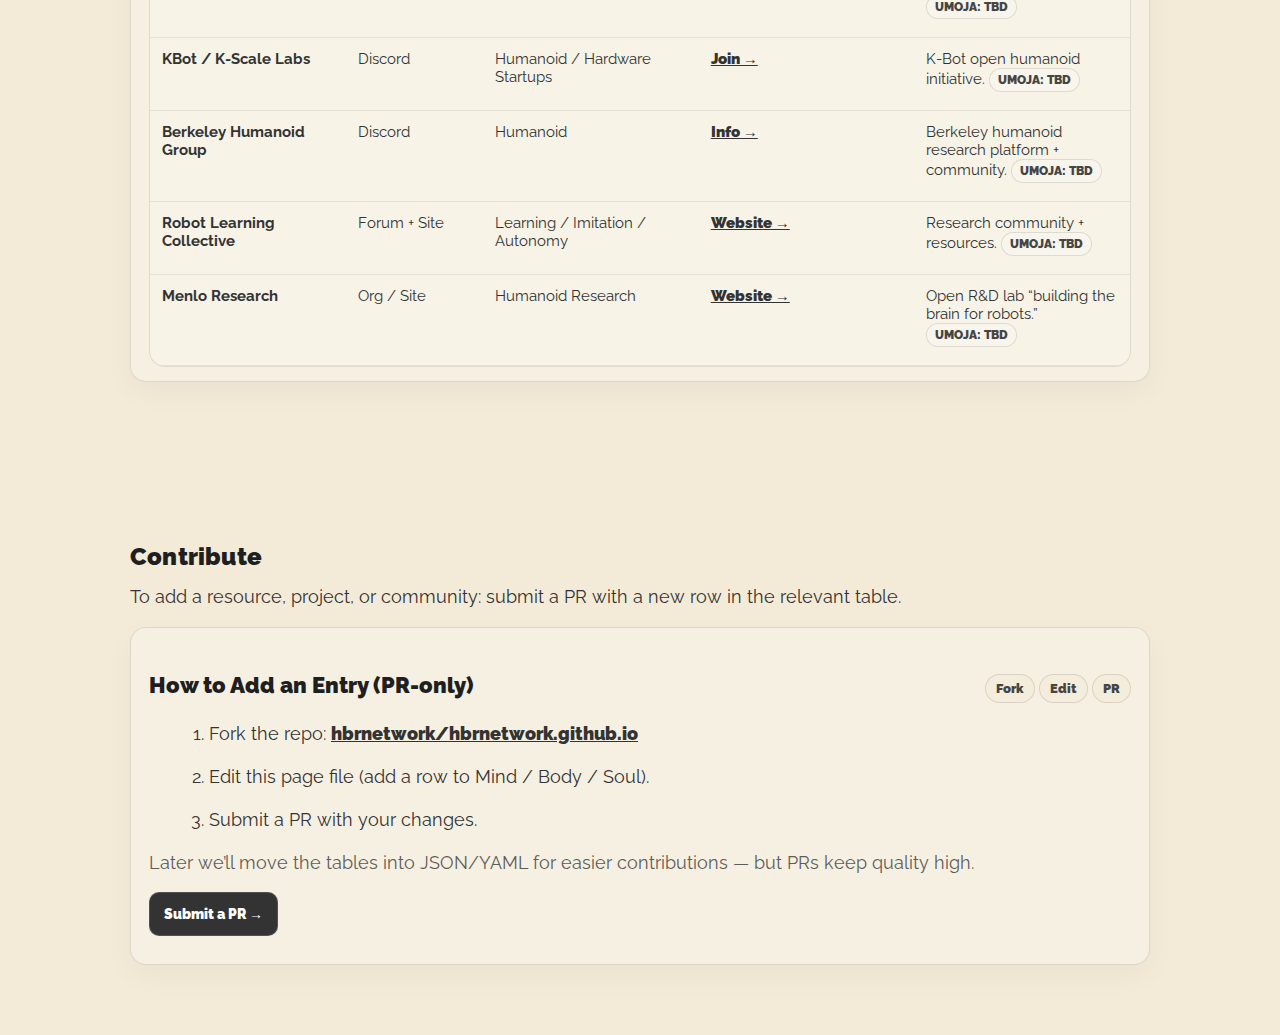
<file: osh.html>
<!DOCTYPE html>
<html>
<head>
  <title>OSH Atlas — Mind, Body, Soul</title>
  <meta charset="UTF-8">
  <meta name="viewport" content="width=device-width, initial-scale=1">

  <!-- Favicon (optional) -->
  <link rel="icon" type="image/png" href="img/icon.png">

  <link rel="stylesheet" href="https://www.w3schools.com/w3css/5/w3.css">
  <link rel="stylesheet" href="https://fonts.googleapis.com/css?family=Raleway">

  <style>
    body, h1, h2, h3, a, button, li, input, select { font-family: "Raleway", sans-serif; }
    body, html { height: 100%; background-color: #f3ebd8; margin: 0; color: #333; }

    /* Top nav bar (desktop) */
    .topbar {
      position: fixed; top: 0; left: 0; width: 100%;
      padding: 16px 20px;
      display: flex; align-items: center; justify-content: center; gap: 18px;
      z-index: 9999;
      background: rgba(243, 235, 216, 0.85);
      backdrop-filter: blur(6px);
      pointer-events: auto;
      border-bottom: 1px solid rgba(0,0,0,0.06);
    }
    .nav-link {
      font-size: 16px; font-weight: 900; color: #333;
      text-decoration: none; padding: 8px 10px; border-radius: 8px;
    }
    .nav-link:hover { background: rgba(0,0,0,0.06); }

    /* Top-right buttons group (desktop) */
    .top-right {
      position: fixed; top: 14px; right: 16px; z-index: 10000;
      display: flex; gap: 10px; pointer-events: auto;
    }
    .top-btn {
      background: #333; color: white;
      padding: 10px 14px; border-radius: 10px;
      font-size: 14px; text-decoration: none; font-weight: 900;
      border: 1px solid rgba(255,255,255,0.15);
      display: inline-block;
    }
    .top-btn:hover { background: #555; }

    .top-btn.secondary {
      background: transparent; color: #333;
      border: 1px solid rgba(0,0,0,0.18);
    }
    .top-btn.secondary:hover { background: rgba(0,0,0,0.06); }

    /* Make sure button text stays consistent */
    .top-btn, .top-btn:visited, .top-btn:active { color: #ffffff !important; }
    .top-btn.secondary, .top-btn.secondary:visited, .top-btn.secondary:active { color: #333 !important; }

    /* Mobile hamburger */
    .menu-btn {
      position: fixed; top: 16px; left: 16px; z-index: 10002;
      display: none;
      background: transparent;
      border: 1px solid rgba(0,0,0,0.18);
      border-radius: 10px;
      padding: 10px 12px;
      font-weight: 900;
      color: #333;
      cursor: pointer;
      backdrop-filter: blur(6px);
      background: rgba(243, 235, 216, 0.7);
    }
    .menu-btn:active { transform: translateY(1px); }

    /* Mobile dropdown menu */
    .mobile-menu {
      position: fixed; top: 62px; left: 16px; right: 16px; z-index: 10003;
      background: rgba(243, 235, 216, 0.95);
      border: 1px solid rgba(0,0,0,0.10);
      border-radius: 14px;
      padding: 10px;
      display: none;
      box-shadow: 0 10px 30px rgba(0,0,0,0.08);
    }
    .mobile-menu a {
      display: block;
      padding: 12px 12px;
      border-radius: 10px;
      text-decoration: none;
      color: #333;
      font-weight: 900;
    }
    .mobile-menu a:hover { background: rgba(0,0,0,0.06); }
    .mobile-menu .mobile-actions {
      display: grid;
      grid-template-columns: 1fr;
      gap: 10px;
      margin-top: 10px;
      padding-top: 10px;
      border-top: 1px solid rgba(0,0,0,0.08);
    }

    /* Hero */
    .hero-spacer { height: 70px; }
    .center-container { height: 100%; pointer-events: none; }
    .hero-title { font-weight: 900; letter-spacing: 0.2px; margin: 0 0 10px 0; color: #1f1f1f; }
    .hero-subtitle { font-size: 18px; line-height: 1.6; margin: 0; max-width: 880px; opacity: 0.92; }
    .muted { opacity: 0.78; font-size: 16px; }

    /* Sections */
    .section { max-width: 1020px; margin: 0 auto; padding: 90px 18px 70px 18px; }
    .section h2 { font-weight: 900; letter-spacing: 0.2px; margin: 0 0 12px 0; color: #1f1f1f; }
    .section h3 { font-weight: 900; margin: 26px 0 10px 0; color: #1f1f1f; }
    .section p, .section li { color: #333; font-size: 18px; line-height: 1.6; margin: 0 0 14px 0; }

    /* Cards */
    .card {
      border: 1px solid rgba(0,0,0,0.10);
      border-radius: 16px;
      padding: 18px 18px 14px 18px;
      background: rgba(255,255,255,0.25);
      box-shadow: 0 10px 30px rgba(0,0,0,0.04);
      margin-top: 16px;
    }
    .card-top { display: flex; flex-wrap: wrap; gap: 10px 12px; align-items: baseline; justify-content: space-between; }
    .card-title { font-size: 22px; font-weight: 900; margin: 0; color: #1f1f1f; }

    .pill {
      display: inline-block;
      padding: 6px 10px;
      border-radius: 999px;
      border: 1px solid rgba(0,0,0,0.12);
      background: rgba(243, 235, 216, 0.6);
      font-size: 13px;
      font-weight: 900;
      opacity: 0.9;
      white-space: nowrap;
    }

    /* Quote */
    .quote {
      margin-top: 12px;
      padding: 14px 14px 12px 14px;
      border-left: 5px solid rgba(0,0,0,0.35);
      background: rgba(0,0,0,0.03);
      border-radius: 12px;
    }
    .quote p { margin: 0; font-size: 18px; line-height: 1.6; }
    .quote .attribution { margin-top: 8px; font-size: 14px; font-weight: 900; opacity: 0.75; }

    /* Controls */
    .controls {
      display: grid;
      grid-template-columns: 1.2fr 1fr 1fr;
      gap: 10px;
      margin-top: 12px;
    }
    .control {
      border: 1px solid rgba(0,0,0,0.10);
      border-radius: 12px;
      background: rgba(255,255,255,0.20);
      padding: 10px 10px;
    }
    .control label {
      display: block;
      font-size: 12px;
      font-weight: 900;
      letter-spacing: 0.2px;
      opacity: 0.85;
      margin-bottom: 6px;
    }
    .control input, .control select {
      width: 100%;
      font-size: 15px;
      padding: 10px 10px;
      border-radius: 10px;
      border: 1px solid rgba(0,0,0,0.14);
      background: rgba(243, 235, 216, 0.55);
      outline: none;
    }
    .control input:focus, .control select:focus {
      border-color: rgba(0,0,0,0.30);
      background: rgba(243, 235, 216, 0.75);
    }

    /* Table */
    .table-wrap {
      margin-top: 12px;
      border: 1px solid rgba(0,0,0,0.10);
      border-radius: 16px;
      overflow: hidden;
      background: rgba(255,255,255,0.20);
    }
    table { width: 100%; border-collapse: collapse; }
    th, td {
      padding: 12px 12px;
      text-align: left;
      border-bottom: 1px solid rgba(0,0,0,0.07);
      font-size: 15px;
      vertical-align: top;
    }
    th { font-weight: 900; background: rgba(243, 235, 216, 0.55); }
    tr:hover td { background: rgba(0,0,0,0.03); }

    .tag {
      display: inline-block;
      padding: 4px 8px;
      border-radius: 999px;
      border: 1px solid rgba(0,0,0,0.12);
      background: rgba(255,255,255,0.25);
      font-size: 12px;
      font-weight: 900;
      margin-right: 6px;
      margin-bottom: 6px;
      opacity: 0.9;
    }
    .small { font-size: 13px; opacity: 0.8; }
    .link { color: #333; font-weight: 900; text-decoration: underline; }
    .link:hover { opacity: 0.85; }

    /* Smooth scrolling */
    html { scroll-behavior: smooth; }

    /* Responsive */
    @media (max-width: 720px) {
      .topbar { display: none; }
      .top-right { display: none; }
      .menu-btn { display: inline-block; }
      .hero-spacer { height: 90px; }
      .controls { grid-template-columns: 1fr; }
      th, td { font-size: 14px; }
    }

    .home-btn{
        position: fixed;
        top: 14px;
        left: 16px;
        z-index: 10005;
        display: inline-flex;
        align-items: center;
        gap: 10px;
        padding: 10px 14px 10px 12px;
        border-radius: 12px;
        text-decoration: none;
        font-weight: 900;
        font-size: 14px;
        color: #333;
        border: 1px solid rgba(0,0,0,0.18);
        background: rgba(243,235,216,0.85);
        backdrop-filter: blur(6px);
        box-shadow: 0 10px 30px rgba(0,0,0,0.04);
        pointer-events: auto;
    }
    .home-btn:hover { background: rgba(0,0,0,0.06); }
    .home-btn:active { transform: translateY(1px); }

    .home-btn img{
        width: 22px;
        height: 22px;
        object-fit: contain;
    }

    @media (max-width: 720px){
        .home-btn{ top: 16px; left: 70px; }
        .home-btn span{ display: none; } /* icon-only on mobile */
    }
  </style>
</head>

<body>
    <a class="home-btn" href="index.html" aria-label="Back home">
        <img src="img/icon.png" alt="HomeBrew" />
        <span>Back home</span>
    </a>

  <!-- Mobile Hamburger -->
  <button class="menu-btn" onclick="toggleMenu()" aria-label="Open menu">☰ Menu</button>

  <!-- Mobile Menu -->
  <div id="mobileMenu" class="mobile-menu">
    <a href="#about" onclick="closeMenu()">About</a>
    <a href="#mind" onclick="closeMenu()">Mind</a>
    <a href="#body" onclick="closeMenu()">Body</a>
    <a href="#soul" onclick="closeMenu()">Soul</a>
    <a href="#contribute" onclick="closeMenu()">Contribute</a>

    <div class="mobile-actions">
      <a class="top-btn" href="https://github.com/hbrnetwork/hbrnetwork.github.io" >Submit a PR →</a>
      <a class="top-btn secondary" href="#contribute" onclick="closeMenu()">How to Contribute</a>
    </div>
  </div>

  <!-- Desktop Top Nav -->
  <div class="topbar">
    <a class="nav-link" href="#about">About</a>
    <a class="nav-link" href="#mind">Mind</a>
    <a class="nav-link" href="#body">Body</a>
    <a class="nav-link" href="#soul">Soul</a>
    <a class="nav-link" href="#contribute">Contribute</a>
  </div>

  <!-- Desktop Top-right Buttons -->
  <div class="top-right">
    <a class="top-btn secondary" href="#mind">Start Here</a>
    <a class="top-btn" href="https://github.com/hbrnetwork/hbrnetwork.github.io" >Submit a PR →</a>
  </div>

  <!-- HERO -->
  <div class="hero-spacer"></div>

  <div class="w3-display-container center-container" style="min-height: 70vh;">
    <div class="w3-display-middle w3-center" style="pointer-events: auto; padding: 0 16px;">
      <h1 class="hero-title">OSH Atlas</h1>
      <p class="hero-subtitle">
        A curated, searchable map of the open humanoid ecosystem — organized as <b>Mind</b> (curriculum),
        <b>Body</b> (projects you can build), and <b>Soul</b> (communities that keep it alive).
      </p>
      <div class="muted" style="margin-top:10px;">
        If you want to add or edit something, submit a PR to <b>hbrnetwork.github.io</b>.
      </div>
      <div style="margin-top:16px;">
        <a class="top-btn secondary" href="#mind">Browse Mind ↓</a>
      </div>
    </div>
  </div>

  <!-- ABOUT -->
  <div id="about" class="section">
    <h2>About</h2>
    <p>
      OSH Atlas is a “Wikipedia + benchmarks” vibe for open robotics — but focused on the stuff builders actually need:
      learning resources, buildable projects, and living communities.
    </p>

    <div class="card">
      <div class="card-top">
        <h3 class="card-title">Principles</h3>
        <div>
          <span class="pill">Open</span>
          <span class="pill">Reproducible</span>
          <span class="pill">Builder-first</span>
        </div>
      </div>
      <ul style="margin: 12px 0 0 18px;">
        <li><b>Mind:</b> teach yourself quickly (good curriculum beats random YouTube spirals).</li>
        <li><b>Body:</b> build and iterate (CAD, BOM, docs, cost, maturity).</li>
        <li><b>Soul:</b> coordinate (Discords, meetups, standards, culture).</li>
      </ul>
    </div>
  </div>

  <!-- MIND -->
  <div id="mind" class="section">
    <h2>Mind — Curriculum</h2>
    <p class="muted">Open learning paths, courses, build guides, and “from-zero-to-robot” curricula.</p>

    <div class="quote">
      <p>“Education is not the filling of a pail, but the lighting of a fire.”</p>
      <div class="attribution">— W. B. Yeats</div>
    </div>

    <div class="card">
      <div class="card-top">
        <h3 class="card-title" style="margin:0;">Search & Filter</h3>
        <div>
          <span class="pill">Level</span>
          <span class="pill">Focus</span>
          <span class="pill">Format</span>
        </div>
      </div>

      <div class="controls">
        <div class="control">
          <label for="mindQ">Search</label>
          <input id="mindQ" type="text" placeholder="e.g., 'controls', 'SLAM', 'manipulation', 'ROS2'">
        </div>

        <div class="control">
          <label for="mindLevel">Level</label>
          <select id="mindLevel">
            <option value="all">All</option>
            <option value="beginner">Beginner</option>
            <option value="intermediate">Intermediate</option>
            <option value="advanced">Advanced</option>
          </select>
        </div>

        <div class="control">
          <label for="mindFocus">Focus</label>
          <select id="mindFocus">
            <option value="all">All</option>
            <option value="hardware">Hardware</option>
            <option value="controls">Controls</option>
            <option value="ros">ROS / Systems</option>
            <option value="ml">Learning</option>
            <option value="fullstack">Full-stack Robotics</option>
          </select>
        </div>
      </div>

      <div class="table-wrap">
        <table id="mindTable">
          <thead>
            <tr>
              <th style="width: 26%;">Resource</th>
              <th style="width: 14%;">Level</th>
              <th style="width: 18%;">Focus</th>
              <th style="width: 22%;">Format</th>
              <th style="width: 20%;">Notes</th>
            </tr>
          </thead>
          <tbody>
            <!-- Replace/extend these rows -->
            <tr data-level="beginner" data-focus="fullstack">
              <td><a class="link" href="m2h.html" >Metal2Humanoid</a><div class="small">HBRN</div></td>
              <td>Beginner</td>
              <td>Full-stack</td>
              <td><span class="tag">curriculum</span><span class="tag">projects</span></td>
              <td>NAND2Tetris-style build path.</td>
            </tr>

            <tr data-level="intermediate" data-focus="fullstack">
              <td><a class="link" href="https://mitsoul.org/courses/" >MIT SOUL Curriculum</a><div class="small">MIT SOUL</div></td>
              <td>Intermediate</td>
              <td>Full-stack Robotics</td>
              <td><span class="tag">curriculum</span><span class="tag">guides</span><span class="tag">demos</span></td>
              <td>Structured open-learning paths (MIT course materials). <span class="tag">UMOJA: TBD</span></td>
            </tr>

            <tr data-level="beginner" data-focus="ros">
              <td><a class="link" href="https://docs.ros.org/en/rolling/Tutorials.html" >ROS 2 Tutorials</a></td>
              <td>Beginner</td>
              <td>ROS / Systems</td>
              <td><span class="tag">docs</span><span class="tag">hands-on</span></td>
              <td>Core concepts + packages.</td>
            </tr>

            <tr data-level="advanced" data-focus="controls">
              <td><a class="link" href="https://underactuated.mit.edu/" >Underactuated Robotics</a><div class="small">Russ Tedrake</div></td>
              <td>Advanced</td>
              <td>Controls</td>
              <td><span class="tag">book</span><span class="tag">lectures</span></td>
              <td>Gold standard for dynamics/control.</td>
            </tr>
          </tbody>
        </table>
      </div>
    </div>
  </div>

  <!-- BODY -->
  <div id="body" class="section">
    <h2>Body — Projects</h2>
    <p class="muted">Open-source robots and subsystems you can actually build, mod, and replicate.</p>

    <div class="quote">
      <p>“What I cannot create, I do not understand.”</p>
      <div class="attribution">— Richard Feynman</div>
    </div>

    <div class="card">
      <div class="card-top">
        <h3 class="card-title" style="margin:0;">Search & Filter</h3>
        <div>
          <span class="pill">Type</span>
          <span class="pill">License</span>
          <span class="pill">Maturity</span>
          <span class="pill">UMOJA</span>
        </div>
      </div>

      <div class="controls">
        <div class="control">
          <label for="bodyQ">Search</label>
          <input id="bodyQ" type="text" placeholder="e.g., 'humanoid', 'hands', 'actuator', 'teleop'">
        </div>

        <div class="control">
          <label for="bodyType">Type</label>
          <select id="bodyType">
            <option value="all">All</option>
            <option value="humanoid">Humanoid</option>
            <option value="bimanual">Bi-manual</option>
            <option value="mobile">Mobile manipulator</option>
            <option value="hands">Hands / End-effectors</option>
            <option value="actuators">Actuators</option>
            <option value="arm">Manipulator Arm</option>
          </select>
        </div>

        <div class="control">
          <label for="bodyLicense">License</label>
          <select id="bodyLicense">
            <option value="all">All</option>
            <option value="apache">Apache-2.0</option>
            <option value="cern">CERN-OHL</option>
            <option value="cc">CC BY-SA</option>
            <option value="gpl">GPL</option>
            <option value="proprietary">Proprietary</option>
            <option value="mixed">Mixed / Other</option>
          </select>
        </div>
      </div>

      <div class="table-wrap">
        <table id="bodyTable">
          <thead>
            <tr>
              <th style="width: 16%;">Project</th>
              <th style="width: 13%;">Type</th>
              <th style="width: 11%;">Cost</th>
              <th style="width: 22%;">Open / Docs</th>
              <th style="width: 26%;">Capabilities</th>
              <th style="width: 12%;"><a class="link" href="umoja.html">UMOJA Certified</a></th>
            </tr>
          </thead>
          <tbody>
            <!-- Updated/extended rows -->

            <tr data-type="bimanual" data-license="apache">
              <td><a class="link" href="https://xlerobot.readthedocs.io/">XLe Robot</a><div class="small">Rice University</div></td>
              <td>BiMoMa</td>
              <td>&lt; $1k</td>
              <td>
                <span class="tag">docs</span><span class="tag">repo</span><span class="tag">BOM</span>
                <div class="small">License: Apache-2.0</div>
              </td>
              <td><span class="tag">teleoperation</span><span class="tag">manipulation</span><span class="tag">mobile</span></td>
              <td><a class="link" href="umoja.html"><span class="tag">TBD</span></a></td>
            </tr>

            <tr data-type="bimanual" data-license="tbd">
              <td>
                <a class="link" href="https://yourownrobot.ai" target="_blank" rel="noopener noreferrer">YOR</a>
                <div class="small">NYU / UCB / CUNY</div>
              </td>
              <td>BiMoMa</td>
              <td>&lt; $10k</td>
              <td>
                <span class="tag">project</span><span class="tag">paper</span><span class="tag">CAD</span><span class="tag">BOM</span><span class="tag">software</span>
                <div class="small">Open-source hardware/software (license: TBD)</div>
              </td>
              <td>
                <span class="tag">teleoperation</span><span class="tag">bimanual</span><span class="tag">mobile</span><span class="tag">omnidirectional</span><span class="tag">lift</span><span class="tag">SLAM</span>
              </td>
              <td><a class="link" href="umoja.html"><span class="tag">TBD</span></a></td>
            </tr>

            <tr data-type="mobile" data-license="apache">
              <td><a class="link" href="https://github.com/SIGRobotics-UIUC/LeKiwi">LeKiwi</a><div class="small">SIGRobotics (UIUC)</div></td>
              <td>MoMa</td>
              <td>~ $500</td>
              <td>
                <span class="tag">repo</span><span class="tag">BOM</span><span class="tag">CAD</span>
                <div class="small">License: Apache-2.0</div>
              </td>
              <td><span class="tag">manipulation</span><span class="tag">mobile</span></td>
              <td><a class="link" href="umoja.html"><span class="tag">TBD</span></a></td>
            </tr>

            <tr data-type="humanoid" data-license="cern">
              <td><a class="link" href="https://lite.berkeley-humanoid.org">Berkeley Humanoid Lite</a><div class="small">UC Berkeley</div></td>
              <td>Humanoid</td>
              <td>$6k-7k</td>
              <td>
                <span class="tag">site</span><span class="tag">CAD</span><span class="tag">BOM</span><span class="tag">repo</span>
                <div class="small">License: CERN-OHL</div>
              </td>
              <td><span class="tag">full-body</span><span class="tag">teleoperation</span><span class="tag">manipulation</span><span class="tag">locomotion</span></td>
              <td><a class="link" href="umoja.html"><span class="tag">TBD</span></a></td>
            </tr>

            <tr data-type="humanoid" data-license="proprietary">
              <td><a class="link" href="https://www.unitree.com/g1">Unitree G1</a><div class="small">Unitree</div></td>
              <td>Humanoid</td>
              <td>$16k–$25k</td>
              <td>
                <span class="tag">product</span><span class="tag">docs</span>
                <div class="small">License: proprietary</div>
              </td>
              <td><span class="tag">full-body</span><span class="tag">teleoperation</span><span class="tag">manipulation</span><span class="tag">locomotion</span></td>
              <td><a class="link" href="umoja.html"><span class="tag">TBD</span></a></td>
            </tr>

            <tr data-type="arm" data-license="cern">
              <td><a class="link" href="https://github.com/enactic/openarm">OpenArm</a><div class="small">Enactic</div></td>
              <td>BiMa</td>
              <td>~ $6k</td>
              <td>
                <span class="tag">repo</span><span class="tag">CAD</span><span class="tag">ROS2</span>
                <div class="small">License: CERN-OHL</div>
              </td>
              <td><span class="tag">teleoperation</span><span class="tag">manipulation</span></td>
              <td><a class="link" href="umoja.html"><span class="tag">TBD</span></a></td>
            </tr>

            <tr data-type="humanoid" data-license="cern">
              <td><a class="link" href="https://asimov.inc/">Asimov</a><div class="small">Menlo Research</div></td>
              <td>Humanoid (Legs)</td>
              <td>$10k–$25k</td>
              <td>
                <span class="tag">repo</span><span class="tag">CAD</span><span class="tag">BOM</span>
                <div class="small">License: CERN-OHL</div>
              </td>
              <td><span class="tag">locomotion</span></td>
              <td><a class="link" href="umoja.html"><span class="tag">TBD</span></a></td>
            </tr>

            <!-- NEW: ToddlerBot (Stanford) -->
            <tr data-type="humanoid" data-license="mit">
              <td>
                <a class="link" href="https://toddlerbot.github.io/">ToddlerBot</a>
                <div class="small">Stanford (REAL Lab)</div>
              </td>
              <td>Humanoid</td>
              <td>&lt; $6k</td>
              <td>
                <span class="tag">site</span><span class="tag">repo</span><span class="tag">docs</span><span class="tag">CAD</span><span class="tag">BOM</span>
                <div class="small">
                  License: MIT &nbsp;·&nbsp;
                  <a class="link" href="https://github.com/hshi74/toddlerbot">GitHub</a>
                </div>
              </td>
              <td>
                <span class="tag">full-body</span><span class="tag">teleoperation</span><span class="tag">loco-manipulation</span>
                <span class="tag">sim2real</span><span class="tag">policy-learning</span>
              </td>
              <td><a class="link" href="umoja.html"><span class="tag">TBD</span></a></td>
            </tr>

            <!-- NEW: ROBOTO_ORIGIN (RoboParty) -->
            <tr data-type="humanoid" data-license="gpl">
              <td>
                <a class="link" href="https://github.com/Roboparty/roboto_origin">ROBOTO_ORIGIN</a>
                <div class="small">RoboParty</div>
              </td>
              <td>Humanoid</td>
              <td>$7k-10k</td>
              <td>
                <span class="tag">repo</span><span class="tag">docs</span><span class="tag">BOM</span><span class="tag">ROS2</span><span class="tag">Isaac</span>
                <div class="small">License: GPL-3.0</div>
              </td>
              <td>
                <span class="tag">locomotion</span><span class="tag">running</span><span class="tag">jumping</span>
                <span class="tag">training</span><span class="tag">deployment</span>
              </td>
              <td><a class="link" href="umoja.html"><span class="tag">TBD</span></a></td>
            </tr>

          </tbody>

        </table>
      </div>

      <p class="muted" style="margin-top:12px;">
        [Bi] Bi-manual; [Mo] Mobile; [Ma] Manipulator. Costs are approximate. “UMOJA: TBD” = pending review/certification.
      </p>
    </div>
  </div>

  <!-- SOUL -->
  <div id="soul" class="section">
    <h2>Soul — Communities</h2>
    <p class="muted">Discords, forums, meetups, and builder cultures that make the ecosystem actually move.</p>

    <div class="quote">
      <p>“Alone we can do so little; together we can do so much.”</p>
      <div class="attribution">— Helen Keller</div>
    </div>

    <div class="card">
      <div class="card-top">
        <h3 class="card-title" style="margin:0;">Search & Filter</h3>
        <div>
          <span class="pill">Discord</span>
          <span class="pill">Meetups</span>
          <span class="pill">Scope</span>
        </div>
      </div>

      <div class="controls">
        <div class="control">
          <label for="soulQ">Search</label>
          <input id="soulQ" type="text" placeholder="e.g., 'teleop', 'humanoid', 'datasets', 'boston'">
        </div>

        <div class="control">
          <label for="soulType">Type</label>
          <select id="soulType">
            <option value="all">All</option>
            <option value="discord">Discord</option>
            <option value="forum">Forum</option>
            <option value="meetup">Meetup</option>
            <option value="github">GitHub org</option>
            <option value="org">Org / Site</option>
          </select>
        </div>

        <div class="control">
          <label for="soulScope">Scope</label>
          <select id="soulScope">
            <option value="all">All</option>
            <option value="general">General Robotics</option>
            <option value="humanoid">Humanoid</option>
            <option value="learning">Learning / Datasets</option>
            <option value="hardware">Hardware</option>
            <option value="diy">DIY / Hobby</option>
          </select>
        </div>
      </div>

      <div class="table-wrap">
        <table id="soulTable">
          <thead>
            <tr>
              <th style="width: 20%;">Community</th>
              <th style="width: 14%;">Type</th>
              <th style="width: 22%;">Scope</th>
              <th style="width: 22%;">Link</th>
              <th style="width: 22%;">Notes</th>
            </tr>
          </thead>
          <tbody>
            <!-- Updated/extended rows -->
            <tr data-type="discord" data-scope="general">
              <td><b>HBRN</b></td>
              <td>Discord</td>
              <td>General / Open Robotics</td>
              <td><a class="link" href="https://discord.gg/jGWZzaQwqt" >Join →</a></td>
              <td>Meetups, standards, builds. <span class="tag">UMOJA: TBD</span></td>
            </tr>

            <tr data-type="discord" data-scope="learning">
              <td><b>LeRobot (Hugging Face)</b></td>
              <td>Discord</td>
              <td>Learning / Datasets</td>
              <td><a class="link" href="https://discord.gg/q8Dzzpym3f" >Join →</a></td>
              <td>Datasets, teleop, imitation learning. <span class="tag">UMOJA: TBD</span></td>
            </tr>

            <tr data-type="discord" data-scope="general">
              <td><b>SIGRobotics (UIUC)</b></td>
              <td>Discord</td>
              <td>General / Low-Cost Robotics</td>
              <td><a class="link" href="https://www.acm.illinois.edu/" >Info →</a></td>
              <td>ACM@UIUC SIG; robotics projects + community. <span class="tag">UMOJA: TBD</span></td>
            </tr>

            <tr data-type="forum" data-scope="diy">
              <td><b>HBRC (HomeBrew Robotics Club)</b></td>
              <td>Forum + Site</td>
              <td>General / DIY Robotics</td>
              <td><a class="link" href="https://www.hbrobotics.org/" >Website →</a></td>
              <td>Long-running Bay Area homebrew club. <span class="tag">UMOJA: TBD</span></td>
            </tr>

            <tr data-type="meetup" data-scope="diy">
              <td><b>DPRG (Dallas Personal Robotics Group)</b></td>
              <td>Meetup / Website</td>
              <td>General Hobby Robotics</td>
              <td><a class="link" href="https://www.dprg.org/" >Website →</a></td>
              <td>One of the oldest hobby robotics groups. <span class="tag">UMOJA: TBD</span></td>
            </tr>

            <tr data-type="meetup" data-scope="diy">
              <td><b>HRG (Houston Robotics Group)</b></td>
              <td>Meetup</td>
              <td>General Hobby Robotics</td>
              <td><a class="link" href="https://www.meetup.com/houstonroboticsgroup/" >Meetup →</a></td>
              <td>Weekly meetings + project help. <span class="tag">UMOJA: TBD</span></td>
            </tr>

            <tr data-type="org" data-scope="hardware">
              <td><b>Open Source Ecology</b></td>
              <td>Mailing List / Site</td>
              <td>Hardware / Tools</td>
              <td><a class="link" href="https://www.opensourceecology.org/" >Website →</a></td>
              <td>Open-hardware tools + “GVCS” ecosystem. <span class="tag">UMOJA: TBD</span></td>
            </tr>

            <tr data-type="discord" data-scope="humanoid">
              <td><b>KBot / K-Scale Labs</b></td>
              <td>Discord</td>
              <td>Humanoid / Hardware Startups</td>
              <td><a class="link" href="https://discord.com/invite/pVwubQT9Sg" >Join →</a></td>
              <td>K-Bot open humanoid initiative. <span class="tag">UMOJA: TBD</span></td>
            </tr>

            <tr data-type="discord" data-scope="humanoid">
              <td><b>Berkeley Humanoid Group</b></td>
              <td>Discord</td>
              <td>Humanoid</td>
              <td><a class="link" href="https://berkeley-humanoid.com/" >Info →</a></td>
              <td>Berkeley humanoid research platform + community. <span class="tag">UMOJA: TBD</span></td>
            </tr>

            <tr data-type="forum" data-scope="learning">
              <td><b>Robot Learning Collective</b></td>
              <td>Forum + Site</td>
              <td>Learning / Imitation / Autonomy</td>
              <td><a class="link" href="https://robot-learning-collective.github.io/" >Website →</a></td>
              <td>Research community + resources. <span class="tag">UMOJA: TBD</span></td>
            </tr>

            <tr data-type="org" data-scope="humanoid">
              <td><b>Menlo Research</b></td>
              <td>Org / Site</td>
              <td>Humanoid Research</td>
              <td><a class="link" href="https://menlo.ai/" >Website →</a></td>
              <td>Open R&amp;D lab “building the brain for robots.” <span class="tag">UMOJA: TBD</span></td>
            </tr>

          </tbody>
        </table>
      </div>
    </div>
  </div>

  <!-- CONTRIBUTE -->
  <div id="contribute" class="section">
    <h2>Contribute</h2>
    <p>
      To add a resource, project, or community: submit a PR with a new row in the relevant table.
    </p>

    <div class="card">
      <div class="card-top">
        <h3 class="card-title">How to Add an Entry (PR-only)</h3>
        <div>
          <span class="pill">Fork</span>
          <span class="pill">Edit</span>
          <span class="pill">PR</span>
        </div>
      </div>

      <ol style="margin: 12px 0 0 20px;">
        <li>Fork the repo: <a class="link" href="https://github.com/hbrnetwork/hbrnetwork.github.io" >hbrnetwork/hbrnetwork.github.io</a></li>
        <li>Edit this page file (add a row to Mind / Body / Soul).</li>
        <li>Submit a PR with your changes.</li>
      </ol>

      <p class="muted" style="margin-top:10px;">
        Later we’ll move the tables into JSON/YAML for easier contributions — but PRs keep quality high.
      </p>

      <p style="margin-top:12px;">
        <a class="top-btn" href="https://github.com/hbrnetwork/hbrnetwork.github.io" >Submit a PR →</a>
      </p>
    </div>
  </div>

  <script>
    function toggleMenu() {
      const menu = document.getElementById("mobileMenu");
      menu.style.display = (menu.style.display === "block") ? "none" : "block";
    }

    function closeMenu() {
      const menu = document.getElementById("mobileMenu");
      menu.style.display = "none";
    }

    // Close menu if you tap outside it
    document.addEventListener("click", function(e) {
      const menu = document.getElementById("mobileMenu");
      const btn = document.querySelector(".menu-btn");
      if (!menu || !btn) return;

      const clickedInsideMenu = menu.contains(e.target);
      const clickedButton = btn.contains(e.target);

      if (!clickedInsideMenu && !clickedButton) {
        menu.style.display = "none";
      }
    });

    // Generic filtering helper
    function filterTable({ queryEl, selectEls, tableId, attrMap }) {
      const qEl = document.getElementById(queryEl);
      const selects = selectEls.map(id => document.getElementById(id));
      const table = document.getElementById(tableId);
      if (!qEl || !table) return;

      function apply() {
        const query = (qEl.value || "").toLowerCase().trim();
        const values = selects.map(s => (s ? s.value : "all"));

        const rows = table.querySelectorAll("tbody tr");
        rows.forEach(row => {
          const text = row.innerText.toLowerCase();

          let ok = (query === "" || text.includes(query));

          // Check each select against row attributes
          values.forEach((val, i) => {
            const attr = attrMap[i];
            if (!attr) return;
            if (val === "all") return;
            const rowVal = row.getAttribute(attr) || "all";
            if (rowVal !== val) ok = false;
          });

          row.style.display = ok ? "" : "none";
        });
      }

      qEl.addEventListener("input", apply);
      selects.forEach(s => s && s.addEventListener("change", apply));
      apply();
    }

    // Mind
    filterTable({
      queryEl: "mindQ",
      selectEls: ["mindLevel", "mindFocus"],
      tableId: "mindTable",
      attrMap: ["data-level", "data-focus"]
    });

    // Body
    filterTable({
      queryEl: "bodyQ",
      selectEls: ["bodyType", "bodyLicense"],
      tableId: "bodyTable",
      attrMap: ["data-type", "data-license"]
    });

    // Soul
    filterTable({
      queryEl: "soulQ",
      selectEls: ["soulType", "soulScope"],
      tableId: "soulTable",
      attrMap: ["data-type", "data-scope"]
    });
  </script>

</body>
</html>
</file>
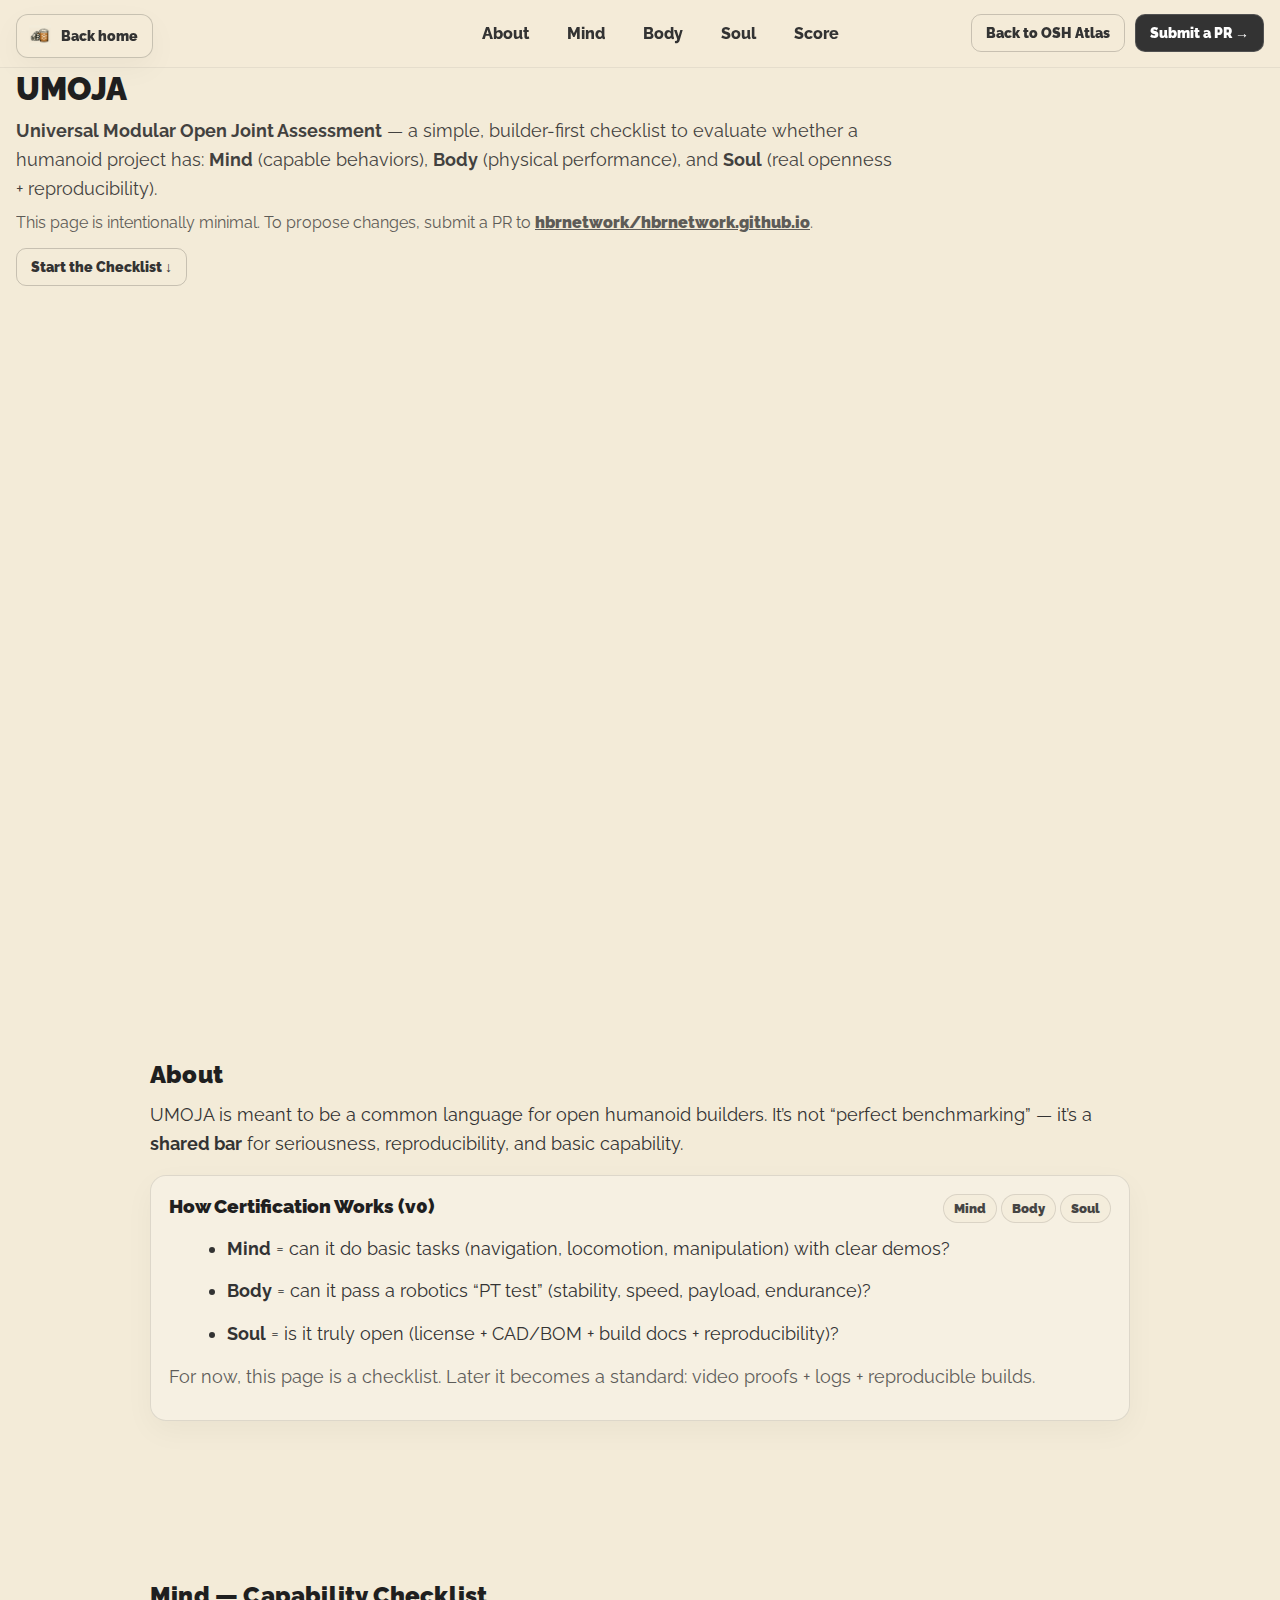
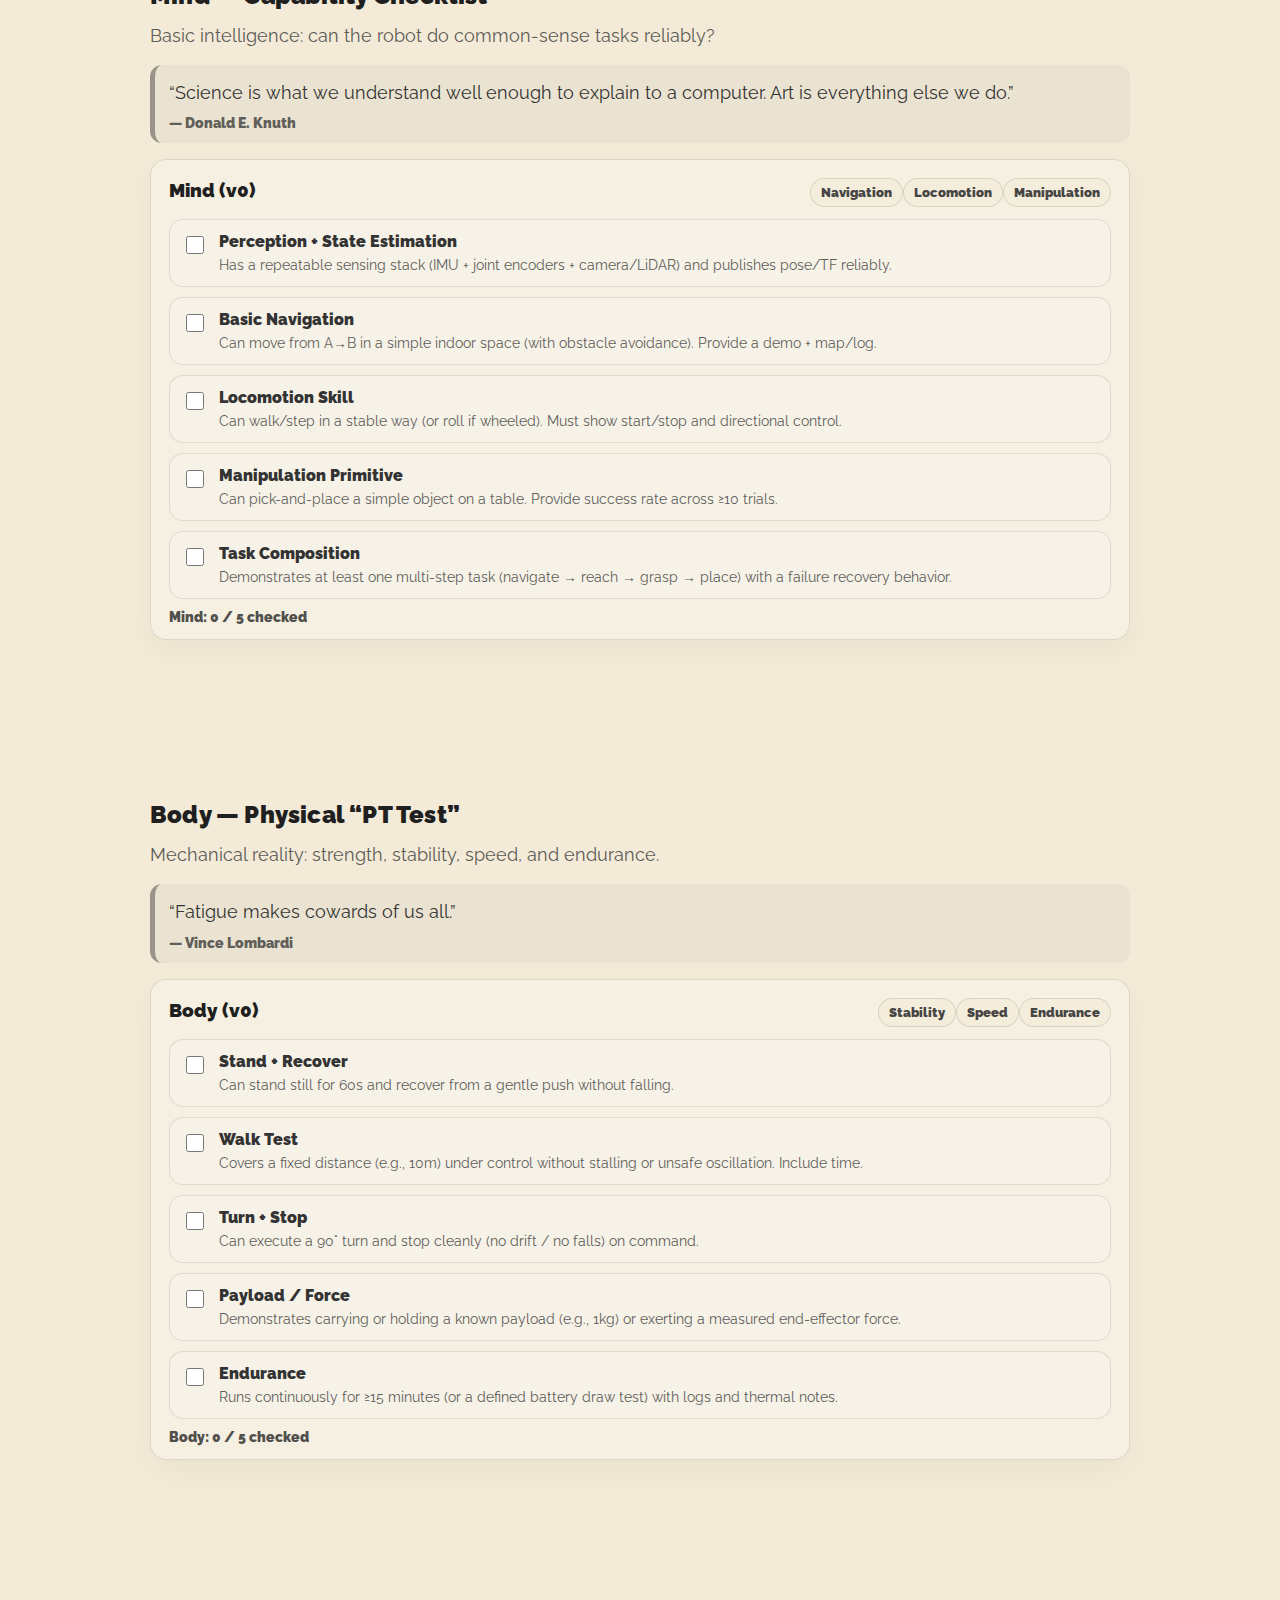
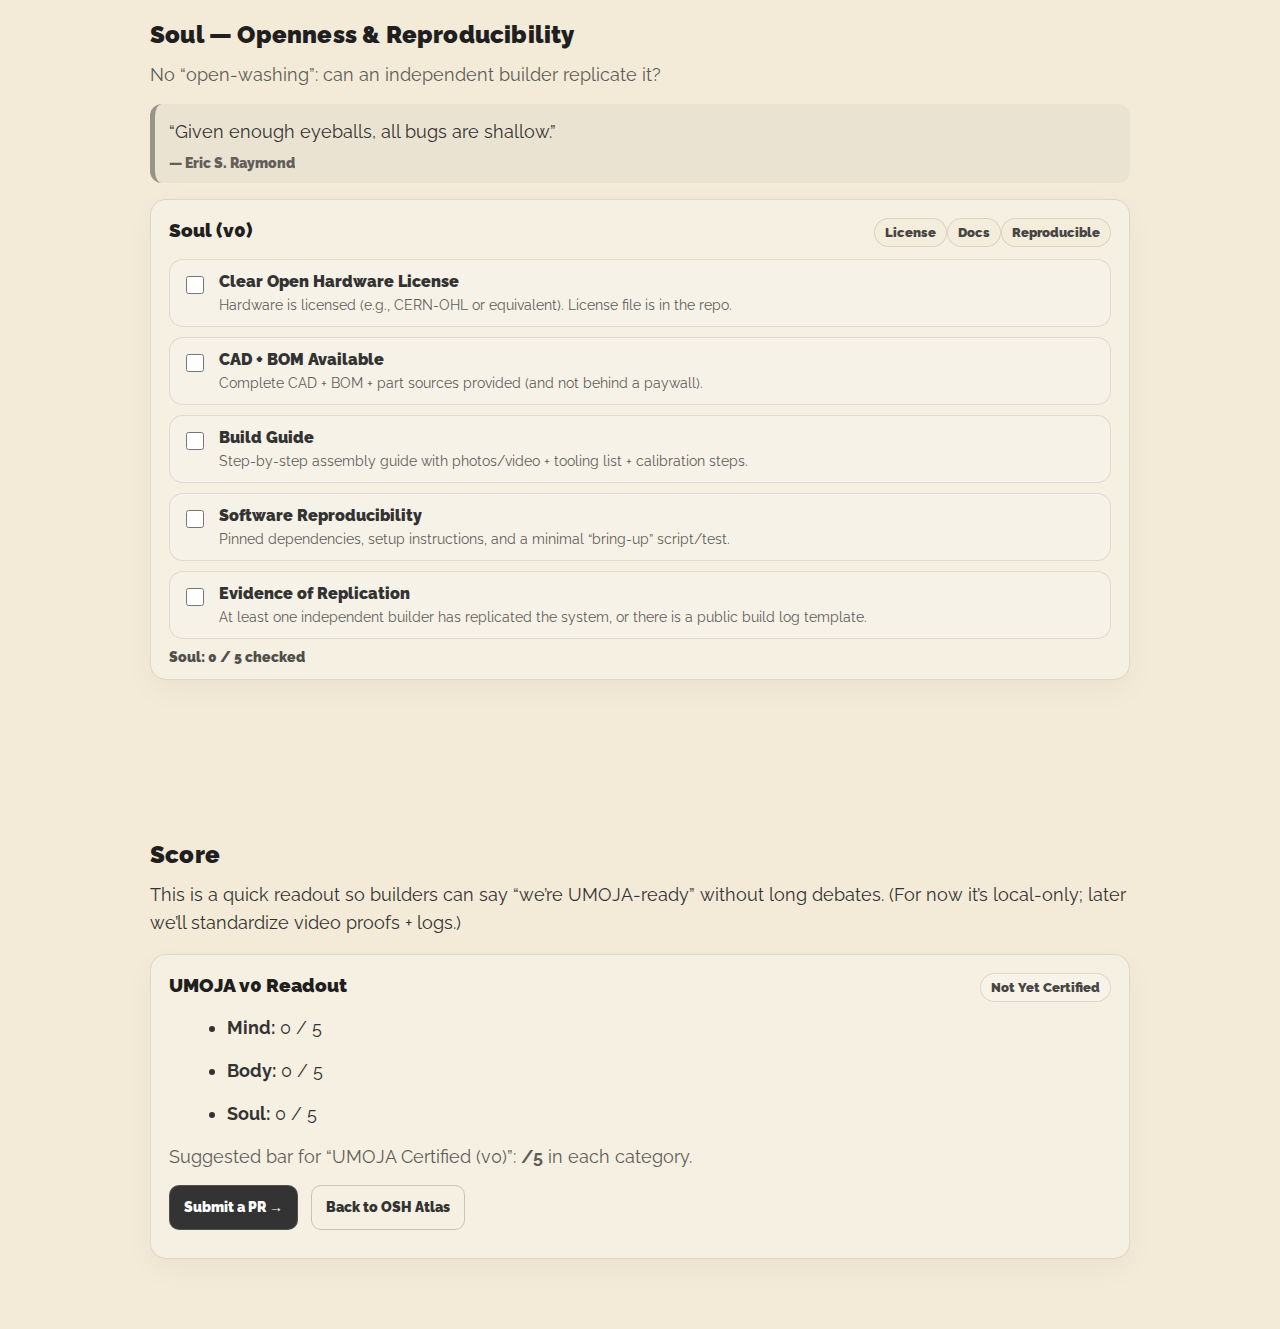
<file: umoja.html>
<!DOCTYPE html>
<html>
<head>
  <title>UMOJA — Universal Modular Open Joint Assessment</title>
  <meta charset="UTF-8">
  <meta name="viewport" content="width=device-width, initial-scale=1">

  <!-- Favicon -->
  <link rel="icon" type="image/png" href="img/icon.png">

  <link rel="stylesheet" href="https://www.w3schools.com/w3css/5/w3.css">
  <link rel="stylesheet" href="https://fonts.googleapis.com/css?family=Raleway">

  <style>
    body, h1, h2, h3, a, button, li, input, label {
      font-family: "Raleway", sans-serif;
    }

    body, html {
      height: 100%;
      background-color: #f3ebd8;
      margin: 0;
      color: #333;
    }

    /* Top nav bar */
    .topbar {
      position: fixed;
      top: 0;
      left: 0;
      width: 100%;
      padding: 16px 20px;
      display: flex;
      align-items: center;
      justify-content: center;
      gap: 18px;
      z-index: 9999;
      background: rgba(243, 235, 216, 0.85);
      backdrop-filter: blur(6px);
      pointer-events: auto;
      border-bottom: 1px solid rgba(0,0,0,0.06);
    }

    .nav-link {
      font-size: 16px;
      font-weight: 800;
      color: #333;
      text-decoration: none;
      padding: 8px 10px;
      border-radius: 8px;
    }

    .nav-link:hover { background: rgba(0,0,0,0.06); }

    /* Top-right buttons group */
    .top-right {
      position: fixed;
      top: 14px;
      right: 16px;
      z-index: 10000;
      display: flex;
      gap: 10px;
      pointer-events: auto;
    }

    .top-btn {
      background: #333;
      color: white;
      padding: 10px 14px;
      border-radius: 10px;
      font-size: 14px;
      text-decoration: none;
      font-weight: 900;
      border: 1px solid rgba(255,255,255,0.15);
      display: inline-block;
    }
    .top-btn:hover { background: #555; }

    .top-btn.secondary {
      background: transparent;
      color: #333;
      border: 1px solid rgba(0,0,0,0.18);
    }
    .top-btn.secondary:hover { background: rgba(0,0,0,0.06); }

    /* Ensure button text */
    .top-btn, .top-btn:visited, .top-btn:active { color: #ffffff !important; }
    .top-btn.secondary, .top-btn.secondary:visited, .top-btn.secondary:active { color: #333 !important; }

    /* Mobile hamburger */
    .menu-btn {
      position: fixed;
      top: 16px;
      left: 16px;
      z-index: 10002;
      display: none;
      background: transparent;
      border: 1px solid rgba(0,0,0,0.18);
      border-radius: 10px;
      padding: 10px 12px;
      font-weight: 900;
      color: #333;
      cursor: pointer;
      backdrop-filter: blur(6px);
      background: rgba(243, 235, 216, 0.7);
    }
    .menu-btn:active { transform: translateY(1px); }

    /* Mobile dropdown menu */
    .mobile-menu {
      position: fixed;
      top: 62px;
      left: 16px;
      right: 16px;
      z-index: 10003;
      background: rgba(243, 235, 216, 0.95);
      border: 1px solid rgba(0,0,0,0.10);
      border-radius: 14px;
      padding: 10px;
      display: none;
      box-shadow: 0 10px 30px rgba(0,0,0,0.08);
    }
    .mobile-menu a {
      display: block;
      padding: 12px 12px;
      border-radius: 10px;
      text-decoration: none;
      color: #333;
      font-weight: 900;
    }
    .mobile-menu a:hover { background: rgba(0,0,0,0.06); }
    .mobile-menu .mobile-actions {
      display: grid;
      grid-template-columns: 1fr;
      gap: 10px;
      margin-top: 10px;
      padding-top: 10px;
      border-top: 1px solid rgba(0,0,0,0.08);
    }

    /* Hero */
    .hero-spacer { height: 70px; }
    .center-container { height: 100%; pointer-events: none; }

    .hero-title {
      font-weight: 900;
      letter-spacing: 0.2px;
      margin: 0 0 10px 0;
      color: #1f1f1f;
    }

    .hero-subtitle {
      font-size: 18px;
      line-height: 1.6;
      margin: 0;
      max-width: 880px;
      opacity: 0.92;
    }

    .muted { opacity: 0.78; font-size: 16px; }

    /* Sections */
    .section {
      max-width: 980px;
      margin: 0 auto;
      padding: 90px 18px 70px 18px;
    }

    .section h2 {
      font-weight: 900;
      letter-spacing: 0.2px;
      margin: 0 0 12px 0;
      color: #1f1f1f;
    }

    .section h3 {
      font-weight: 900;
      margin: 26px 0 10px 0;
      color: #1f1f1f;
    }

    .section p, .section li {
      color: #333;
      font-size: 18px;
      line-height: 1.6;
      margin: 0 0 14px 0;
    }

    /* Cards */
    .card {
      border: 1px solid rgba(0,0,0,0.10);
      border-radius: 16px;
      padding: 18px 18px 14px 18px;
      background: rgba(255,255,255,0.25);
      box-shadow: 0 10px 30px rgba(0,0,0,0.04);
      margin-top: 16px;
    }

    .card-top {
      display: flex;
      flex-wrap: wrap;
      gap: 10px 12px;
      align-items: baseline;
      justify-content: space-between;
    }

    .pill {
      display: inline-block;
      padding: 6px 10px;
      border-radius: 999px;
      border: 1px solid rgba(0,0,0,0.12);
      background: rgba(243, 235, 216, 0.6);
      font-size: 13px;
      font-weight: 900;
      opacity: 0.9;
      white-space: nowrap;
    }

    /* Quote */
    .quote {
      margin-top: 12px;
      padding: 14px 14px 12px 14px;
      border-left: 5px solid rgba(0,0,0,0.35);
      background: rgba(0,0,0,0.03);
      border-radius: 12px;
    }
    .quote p { margin: 0; font-size: 18px; line-height: 1.6; }
    .quote .attribution { margin-top: 8px; font-size: 14px; font-weight: 900; opacity: 0.75; }

    /* Checklist */
    .checklist {
      display: grid;
      gap: 10px;
      margin-top: 12px;
    }

    .check {
      display: flex;
      gap: 12px;
      align-items: flex-start;
      padding: 12px 12px 10px 12px;
      border-radius: 14px;
      border: 1px solid rgba(0,0,0,0.10);
      background: rgba(255,255,255,0.18);
    }

    .check input {
      margin-top: 4px;
      width: 18px;
      height: 18px;
      accent-color: #333;
    }

    .check b { font-weight: 900; }

    .check .small {
      display: block;
      margin-top: 4px;
      font-size: 14px;
      opacity: 0.78;
      line-height: 1.5;
    }

    .row {
      display: grid;
      grid-template-columns: 1fr;
      gap: 12px;
      margin-top: 12px;
    }

    .summary {
      margin-top: 10px;
      font-size: 14px;
      font-weight: 900;
      opacity: 0.85;
    }

    .link { color: #333; font-weight: 900; text-decoration: underline; }
    .link:hover { opacity: 0.85; }

    html { scroll-behavior: smooth; }

    @media (max-width: 720px) {
      .topbar { display: none; }
      .top-right { display: none; }
      .menu-btn { display: inline-block; }
      .hero-spacer { height: 90px; }
    }

    .home-btn{
        position: fixed;
        top: 14px;
        left: 16px;
        z-index: 10005;
        display: inline-flex;
        align-items: center;
        gap: 10px;
        padding: 10px 14px 10px 12px;
        border-radius: 12px;
        text-decoration: none;
        font-weight: 900;
        font-size: 14px;
        color: #333;
        border: 1px solid rgba(0,0,0,0.18);
        background: rgba(243,235,216,0.85);
        backdrop-filter: blur(6px);
        box-shadow: 0 10px 30px rgba(0,0,0,0.04);
        pointer-events: auto;
    }
    .home-btn:hover { background: rgba(0,0,0,0.06); }
    .home-btn:active { transform: translateY(1px); }

    .home-btn img{
        width: 22px;
        height: 22px;
        object-fit: contain;
    }

    @media (max-width: 720px){
        .home-btn{ top: 16px; left: 70px; }
        .home-btn span{ display: none; } /* icon-only on mobile */
    }
  </style>
</head>

<body>
    <a class="home-btn" href="index.html" aria-label="Back home">
        <img src="img/icon.png" alt="HomeBrew" />
        <span>Back home</span>
    </a>

  <!-- Mobile Hamburger -->
  <button class="menu-btn" onclick="toggleMenu()" aria-label="Open menu">☰ Menu</button>

  <!-- Mobile Menu -->
  <div id="mobileMenu" class="mobile-menu">
    <a href="#about" onclick="closeMenu()">About</a>
    <a href="#mind" onclick="closeMenu()">Mind</a>
    <a href="#body" onclick="closeMenu()">Body</a>
    <a href="#soul" onclick="closeMenu()">Soul</a>
    <a href="#score" onclick="closeMenu()">Score</a>

    <div class="mobile-actions">
      <a class="top-btn" href="osh.html" rel="noopener">Back to OSH Atlas →</a>
      <a class="top-btn secondary" href="https://github.com/hbrnetwork/hbrnetwork.github.io" >Submit a PR</a>
    </div>
  </div>

  <!-- Desktop Top Nav -->
  <div class="topbar">
    <a class="nav-link" href="#about">About</a>
    <a class="nav-link" href="#mind">Mind</a>
    <a class="nav-link" href="#body">Body</a>
    <a class="nav-link" href="#soul">Soul</a>
    <a class="nav-link" href="#score">Score</a>
  </div>

  <!-- Desktop Top-right Buttons -->
  <div class="top-right">
    <a class="top-btn secondary" href="osh.html">Back to OSH Atlas</a>
    <a class="top-btn" href="https://github.com/hbrnetwork/hbrnetwork.github.io" >Submit a PR →</a>
  </div>

  <!-- HERO -->
  <div class="hero-spacer"></div>

  <div class="w3-display-container center-container" style="min-height: 70vh;">
    <div class="w3-display-middle w3-center" style="pointer-events: auto; padding: 0 16px;">
      <h1 class="hero-title">UMOJA</h1>
      <p class="hero-subtitle">
        <b>Universal Modular Open Joint Assessment</b> — a simple, builder-first checklist to evaluate whether a humanoid project has:
        <b>Mind</b> (capable behaviors), <b>Body</b> (physical performance), and <b>Soul</b> (real openness + reproducibility).
      </p>
      <div class="muted" style="margin-top:10px;">
        This page is intentionally minimal. To propose changes, submit a PR to
        <a class="link" href="https://github.com/hbrnetwork/hbrnetwork.github.io" >hbrnetwork/hbrnetwork.github.io</a>.
      </div>
      <div style="margin-top:16px;">
        <a class="top-btn secondary" href="#mind">Start the Checklist ↓</a>
      </div>
    </div>
  </div>

  <!-- ABOUT -->
  <div id="about" class="section">
    <h2>About</h2>
    <p>
      UMOJA is meant to be a common language for open humanoid builders.
      It’s not “perfect benchmarking” — it’s a <b>shared bar</b> for seriousness, reproducibility, and basic capability.
    </p>

    <div class="card">
      <div class="card-top">
        <h3 style="margin:0; font-weight:900;">How Certification Works (v0)</h3>
        <div>
          <span class="pill">Mind</span>
          <span class="pill">Body</span>
          <span class="pill">Soul</span>
        </div>
      </div>
      <ul style="margin: 12px 0 0 18px;">
        <li><b>Mind</b> = can it do basic tasks (navigation, locomotion, manipulation) with clear demos?</li>
        <li><b>Body</b> = can it pass a robotics “PT test” (stability, speed, payload, endurance)?</li>
        <li><b>Soul</b> = is it truly open (license + CAD/BOM + build docs + reproducibility)?</li>
      </ul>
      <p class="muted" style="margin-top:10px;">
        For now, this page is a checklist. Later it becomes a standard: video proofs + logs + reproducible builds.
      </p>
    </div>
  </div>

  <!-- MIND -->
  <div id="mind" class="section">
    <h2>Mind — Capability Checklist</h2>
    <p class="muted">Basic intelligence: can the robot do common-sense tasks reliably?</p>

    <div class="quote">
        <p>“Science is what we understand well enough to explain to a computer. Art is everything else we do.”</p>
        <div class="attribution">— Donald E. Knuth</div>
    </div>


    <div class="card">
      <div class="card-top">
        <h3 style="margin:0; font-weight:900;">Mind (v0)</h3>
        <div><span class="pill">Navigation</span><span class="pill">Locomotion</span><span class="pill">Manipulation</span></div>
      </div>

      <div class="checklist" data-group="mind">
        <label class="check">
          <input type="checkbox" class="chk" />
          <div>
            <b>Perception + State Estimation</b>
            <span class="small">Has a repeatable sensing stack (IMU + joint encoders + camera/LiDAR) and publishes pose/TF reliably.</span>
          </div>
        </label>

        <label class="check">
          <input type="checkbox" class="chk" />
          <div>
            <b>Basic Navigation</b>
            <span class="small">Can move from A→B in a simple indoor space (with obstacle avoidance). Provide a demo + map/log.</span>
          </div>
        </label>

        <label class="check">
          <input type="checkbox" class="chk" />
          <div>
            <b>Locomotion Skill</b>
            <span class="small">Can walk/step in a stable way (or roll if wheeled). Must show start/stop and directional control.</span>
          </div>
        </label>

        <label class="check">
          <input type="checkbox" class="chk" />
          <div>
            <b>Manipulation Primitive</b>
            <span class="small">Can pick-and-place a simple object on a table. Provide success rate across ≥10 trials.</span>
          </div>
        </label>

        <label class="check">
          <input type="checkbox" class="chk" />
          <div>
            <b>Task Composition</b>
            <span class="small">Demonstrates at least one multi-step task (navigate → reach → grasp → place) with a failure recovery behavior.</span>
          </div>
        </label>
      </div>

      <div class="summary" id="mindSummary">Mind: 0 / 5 checked</div>
    </div>
  </div>

  <!-- BODY -->
  <div id="body" class="section">
    <h2>Body — Physical “PT Test”</h2>
    <p class="muted">Mechanical reality: strength, stability, speed, and endurance.</p>

    <div class="quote">
        <p>“Fatigue makes cowards of us all.”</p>
        <div class="attribution">— Vince Lombardi</div>
    </div>

    <div class="card">
      <div class="card-top">
        <h3 style="margin:0; font-weight:900;">Body (v0)</h3>
        <div><span class="pill">Stability</span><span class="pill">Speed</span><span class="pill">Endurance</span></div>
      </div>

      <div class="checklist" data-group="body">
        <label class="check">
          <input type="checkbox" class="chk" />
          <div>
            <b>Stand + Recover</b>
            <span class="small">Can stand still for 60s and recover from a gentle push without falling.</span>
          </div>
        </label>

        <label class="check">
          <input type="checkbox" class="chk" />
          <div>
            <b>Walk Test</b>
            <span class="small">Covers a fixed distance (e.g., 10m) under control without stalling or unsafe oscillation. Include time.</span>
          </div>
        </label>

        <label class="check">
          <input type="checkbox" class="chk" />
          <div>
            <b>Turn + Stop</b>
            <span class="small">Can execute a 90° turn and stop cleanly (no drift / no falls) on command.</span>
          </div>
        </label>

        <label class="check">
          <input type="checkbox" class="chk" />
          <div>
            <b>Payload / Force</b>
            <span class="small">Demonstrates carrying or holding a known payload (e.g., 1kg) or exerting a measured end-effector force.</span>
          </div>
        </label>

        <label class="check">
          <input type="checkbox" class="chk" />
          <div>
            <b>Endurance</b>
            <span class="small">Runs continuously for ≥15 minutes (or a defined battery draw test) with logs and thermal notes.</span>
          </div>
        </label>
      </div>

      <div class="summary" id="bodySummary">Body: 0 / 5 checked</div>
    </div>
  </div>

  <!-- SOUL -->
  <div id="soul" class="section">
    <h2>Soul — Openness & Reproducibility</h2>
    <p class="muted">No “open-washing”: can an independent builder replicate it?</p>

    <div class="quote">
      <p>“Given enough eyeballs, all bugs are shallow.”</p>
      <div class="attribution">— Eric S. Raymond</div>
    </div>

    <div class="card">
      <div class="card-top">
        <h3 style="margin:0; font-weight:900;">Soul (v0)</h3>
        <div><span class="pill">License</span><span class="pill">Docs</span><span class="pill">Reproducible</span></div>
      </div>

      <div class="checklist" data-group="soul">
        <label class="check">
          <input type="checkbox" class="chk" />
          <div>
            <b>Clear Open Hardware License</b>
            <span class="small">Hardware is licensed (e.g., CERN-OHL or equivalent). License file is in the repo.</span>
          </div>
        </label>

        <label class="check">
          <input type="checkbox" class="chk" />
          <div>
            <b>CAD + BOM Available</b>
            <span class="small">Complete CAD + BOM + part sources provided (and not behind a paywall).</span>
          </div>
        </label>

        <label class="check">
          <input type="checkbox" class="chk" />
          <div>
            <b>Build Guide</b>
            <span class="small">Step-by-step assembly guide with photos/video + tooling list + calibration steps.</span>
          </div>
        </label>

        <label class="check">
          <input type="checkbox" class="chk" />
          <div>
            <b>Software Reproducibility</b>
            <span class="small">Pinned dependencies, setup instructions, and a minimal “bring-up” script/test.</span>
          </div>
        </label>

        <label class="check">
          <input type="checkbox" class="chk" />
          <div>
            <b>Evidence of Replication</b>
            <span class="small">At least one independent builder has replicated the system, or there is a public build log template.</span>
          </div>
        </label>
      </div>

      <div class="summary" id="soulSummary">Soul: 0 / 5 checked</div>
    </div>
  </div>

  <!-- SCORE -->
  <div id="score" class="section">
    <h2>Score</h2>
    <p>
      This is a quick readout so builders can say “we’re UMOJA-ready” without long debates.
      (For now it’s local-only; later we’ll standardize video proofs + logs.)
    </p>

    <div class="card">
      <div class="card-top">
        <h3 style="margin:0; font-weight:900;">UMOJA v0 Readout</h3>
        <div><span class="pill" id="badge">TBD</span></div>
      </div>

      <ul style="margin: 12px 0 0 18px;">
        <li id="scoreMind"><b>Mind:</b> 0 / 5</li>
        <li id="scoreBody"><b>Body:</b> 0 / 5</li>
        <li id="scoreSoul"><b>Soul:</b> 0 / 5</li>
      </ul>

      <p class="muted" style="margin-top:10px;">
        Suggested bar for “UMOJA Certified (v0)”: <b>/5</b> in each category.
      </p>

      <p style="margin-top:12px;">
        <a class="top-btn" href="https://github.com/hbrnetwork/hbrnetwork.github.io" >Submit a PR →</a>
        <a class="top-btn secondary" href="osh.html" rel="noopener" style="margin-left:8px;">Back to OSH Atlas</a>
      </p>
    </div>
  </div>

  <script>
    function toggleMenu() {
      const menu = document.getElementById("mobileMenu");
      menu.style.display = (menu.style.display === "block") ? "none" : "block";
    }

    function closeMenu() {
      const menu = document.getElementById("mobileMenu");
      menu.style.display = "none";
    }

    // Close menu if you tap outside it
    document.addEventListener("click", function(e) {
      const menu = document.getElementById("mobileMenu");
      const btn = document.querySelector(".menu-btn");
      if (!menu || !btn) return;

      const clickedInsideMenu = menu.contains(e.target);
      const clickedButton = btn.contains(e.target);

      if (!clickedInsideMenu && !clickedButton) {
        menu.style.display = "none";
      }
    });

    function countChecked(groupName) {
      const group = document.querySelector('.checklist[data-group="' + groupName + '"]');
      if (!group) return { checked: 0, total: 0 };
      const boxes = group.querySelectorAll('input.chk');
      let c = 0;
      boxes.forEach(b => { if (b.checked) c += 1; });
      return { checked: c, total: boxes.length };
    }

    function update() {
      const m = countChecked("mind");
      const b = countChecked("body");
      const s = countChecked("soul");

      const mindSummary = document.getElementById("mindSummary");
      const bodySummary = document.getElementById("bodySummary");
      const soulSummary = document.getElementById("soulSummary");

      if (mindSummary) mindSummary.textContent = `Mind: ${m.checked} / ${m.total} checked`;
      if (bodySummary) bodySummary.textContent = `Body: ${b.checked} / ${b.total} checked`;
      if (soulSummary) soulSummary.textContent = `Soul: ${s.checked} / ${s.total} checked`;

      const scoreMind = document.getElementById("scoreMind");
      const scoreBody = document.getElementById("scoreBody");
      const scoreSoul = document.getElementById("scoreSoul");

      if (scoreMind) scoreMind.innerHTML = `<b>Mind:</b> ${m.checked} / ${m.total}`;
      if (scoreBody) scoreBody.innerHTML = `<b>Body:</b> ${b.checked} / ${b.total}`;
      if (scoreSoul) scoreSoul.innerHTML = `<b>Soul:</b> ${s.checked} / ${s.total}`;

      // Simple badge rule (v0): =5 in each group
      const badge = document.getElementById("badge");
      const certified = (m.checked === 5 && b.checked === 5 && s.checked === 5);

      if (badge) {
        badge.textContent = certified ? "UMOJA Certified (v0)" : "Not Yet Certified";
        badge.style.background = certified ? "rgba(0,0,0,0.08)" : "rgba(255,255,255,0.25)";
        badge.style.border = "1px solid rgba(0,0,0,0.12)";
      }
    }

    // Wire listeners
    document.querySelectorAll("input.chk").forEach(el => {
      el.addEventListener("change", update);
    });

    update();
  </script>

</body>
</html>
</file>
